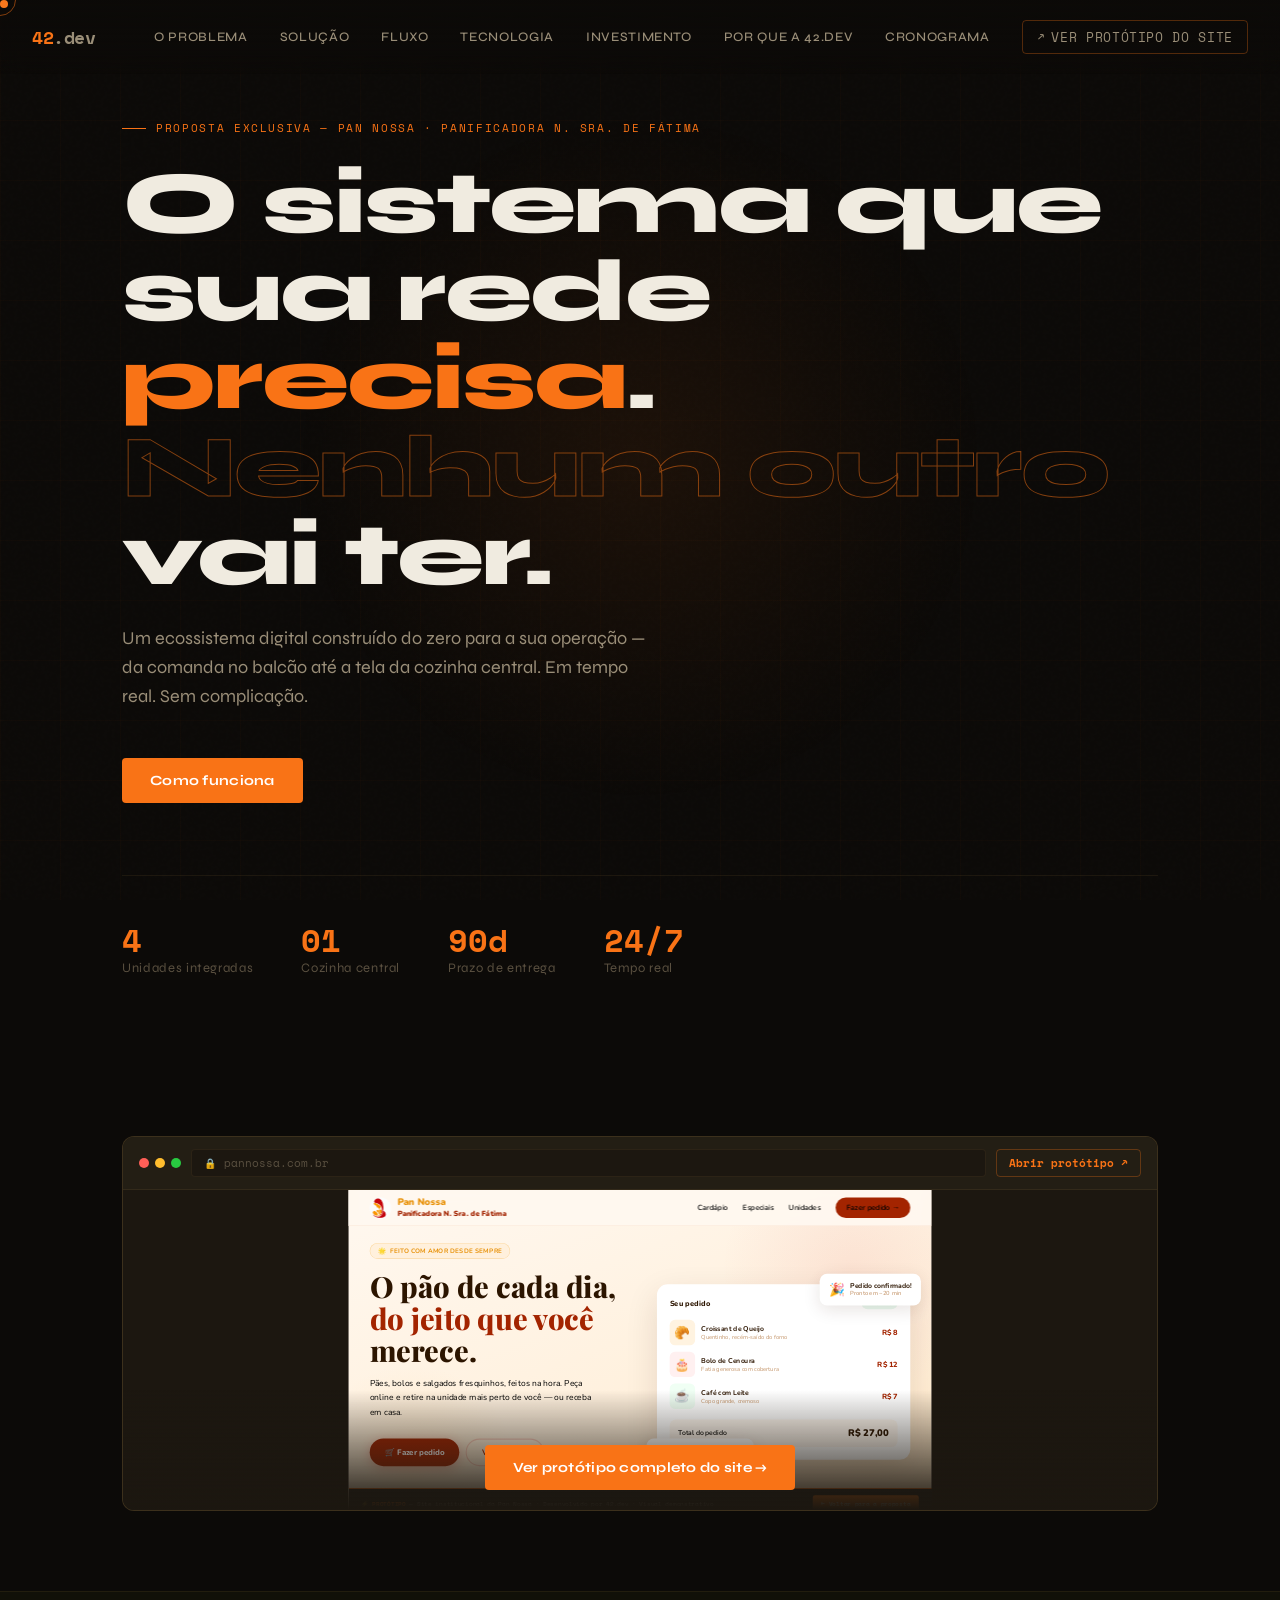
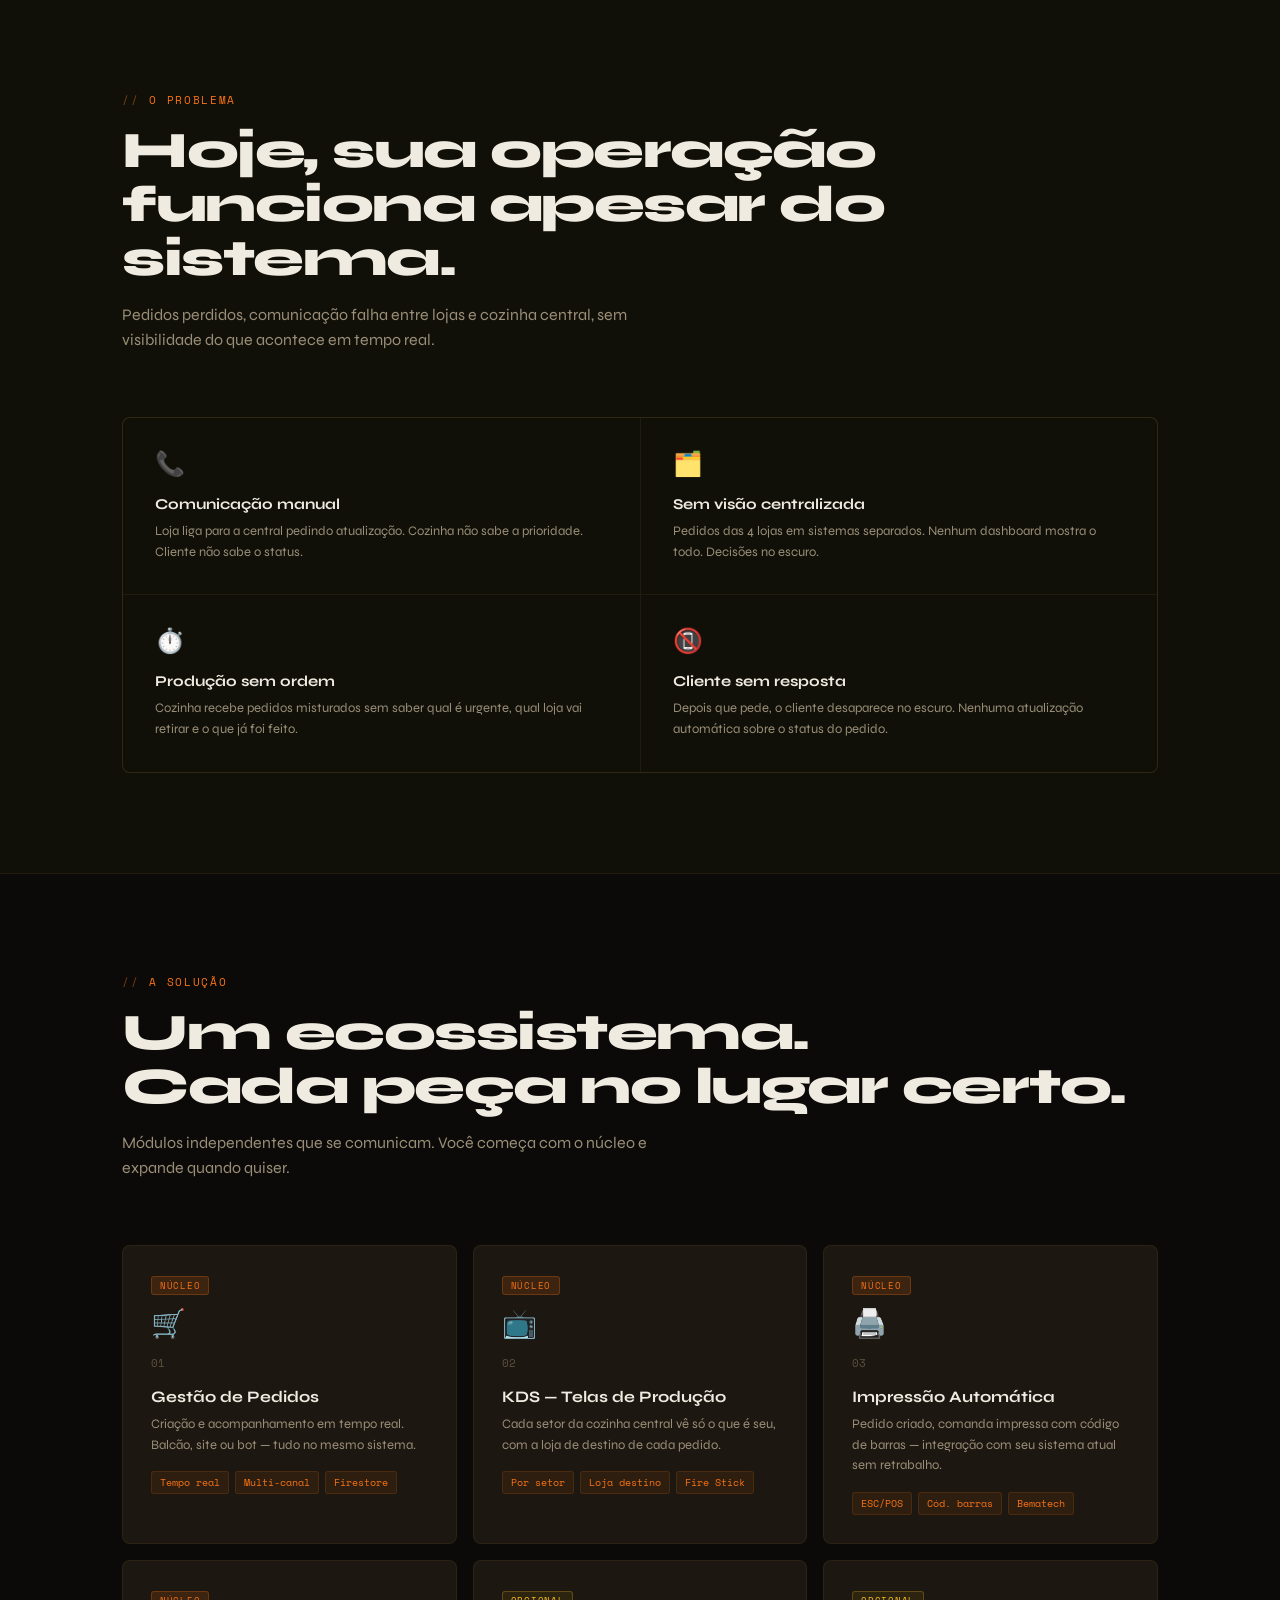
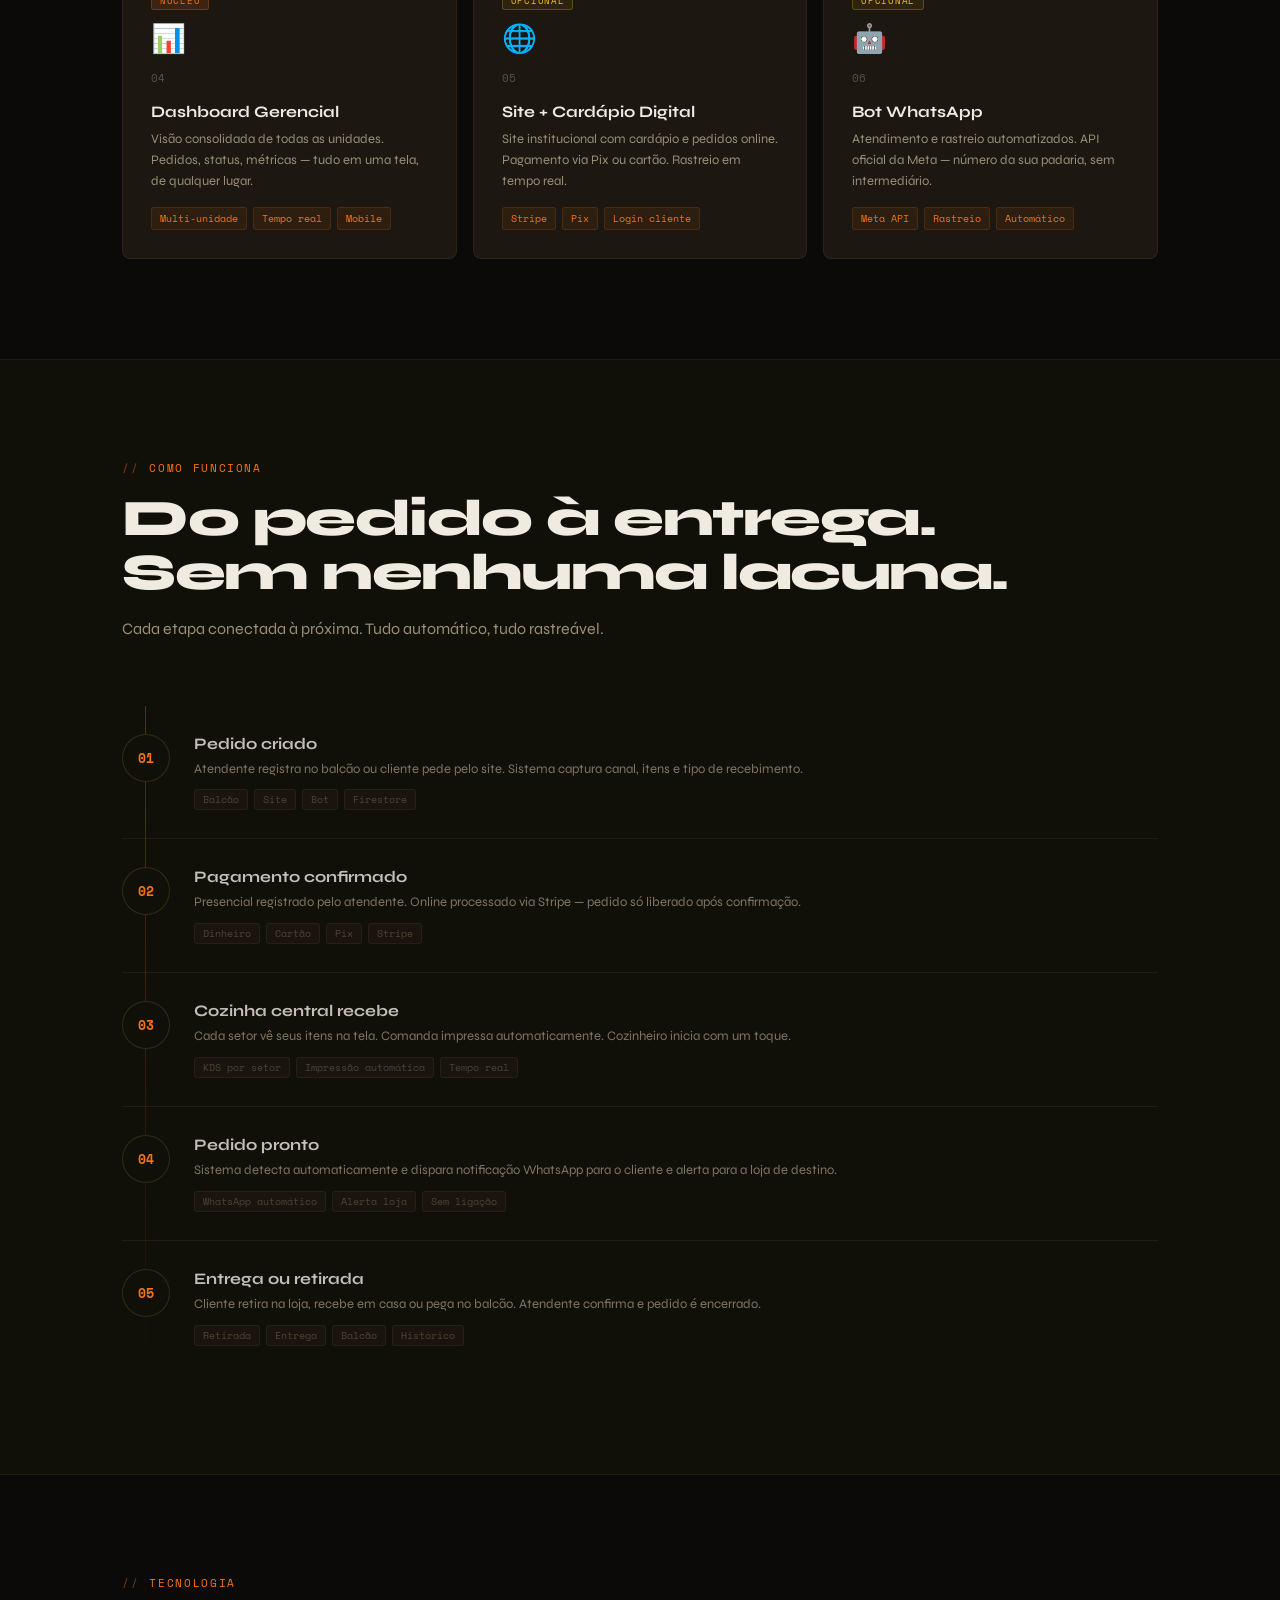
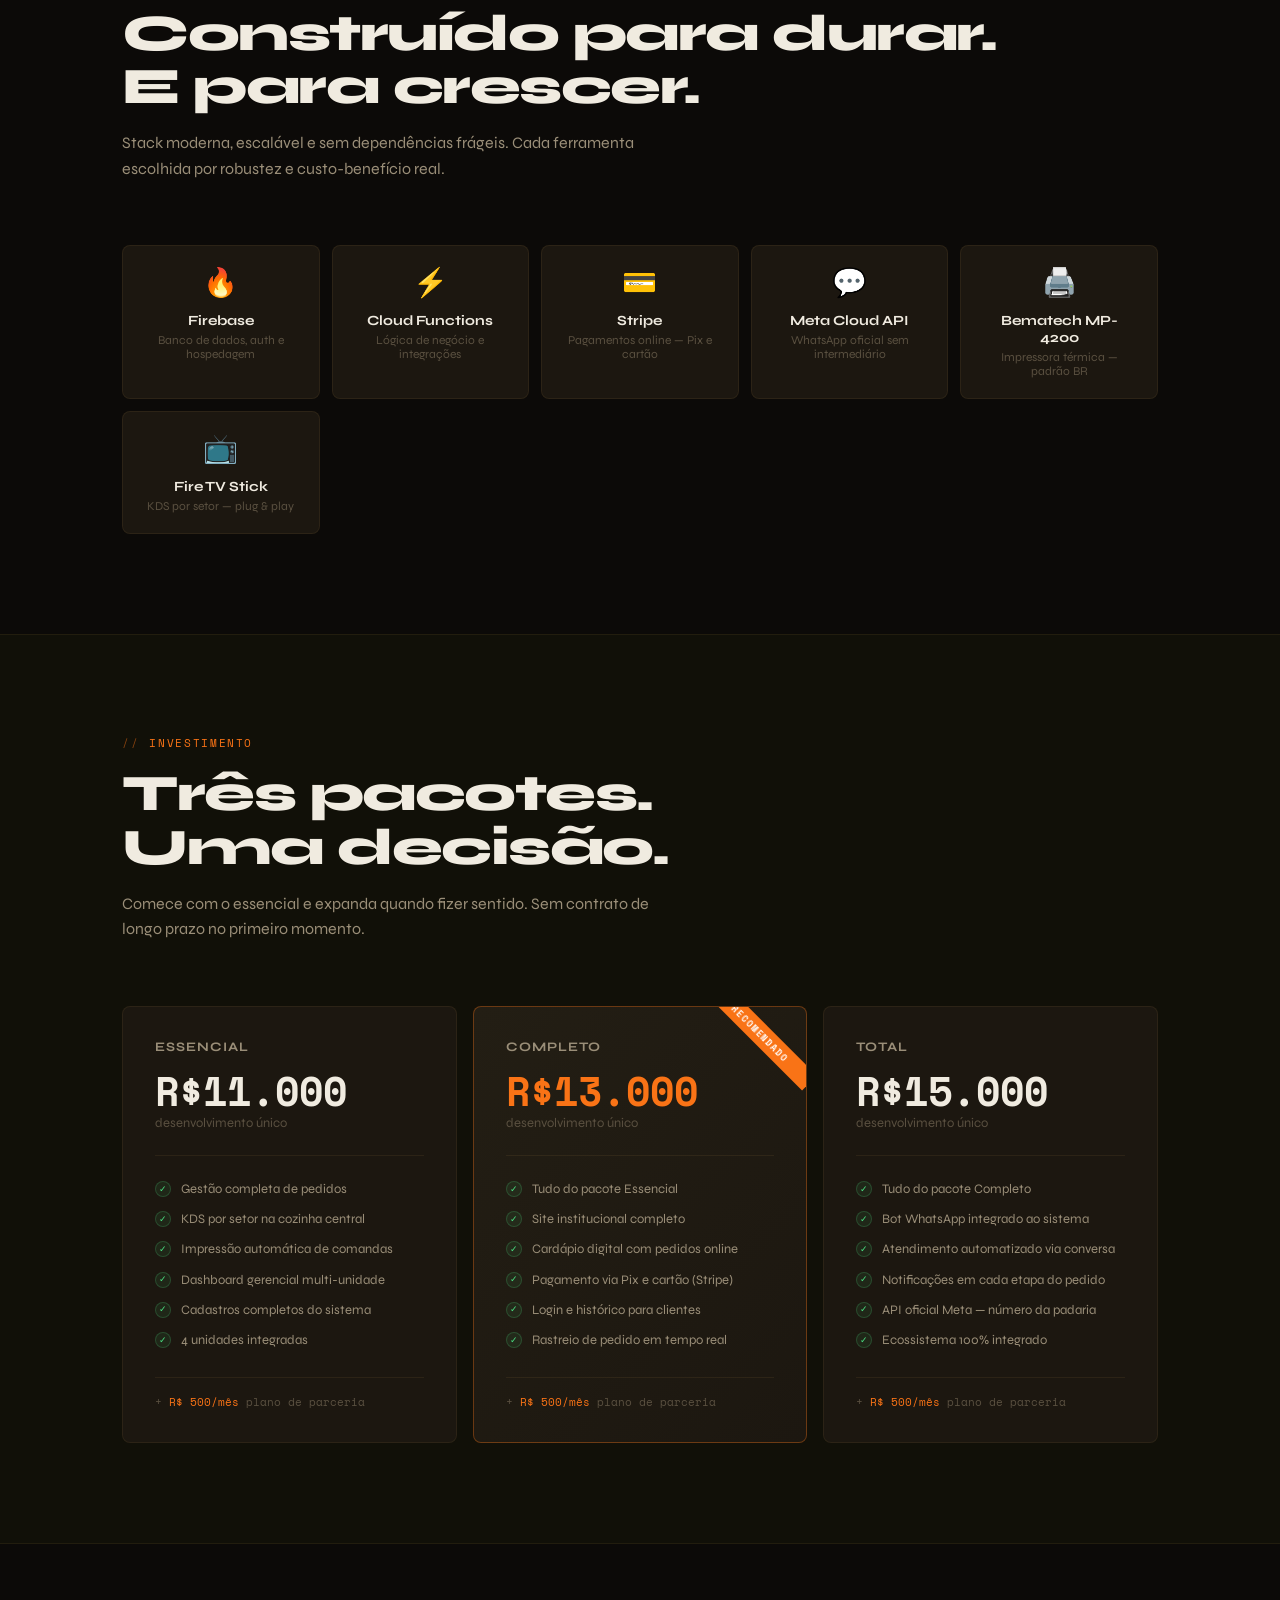
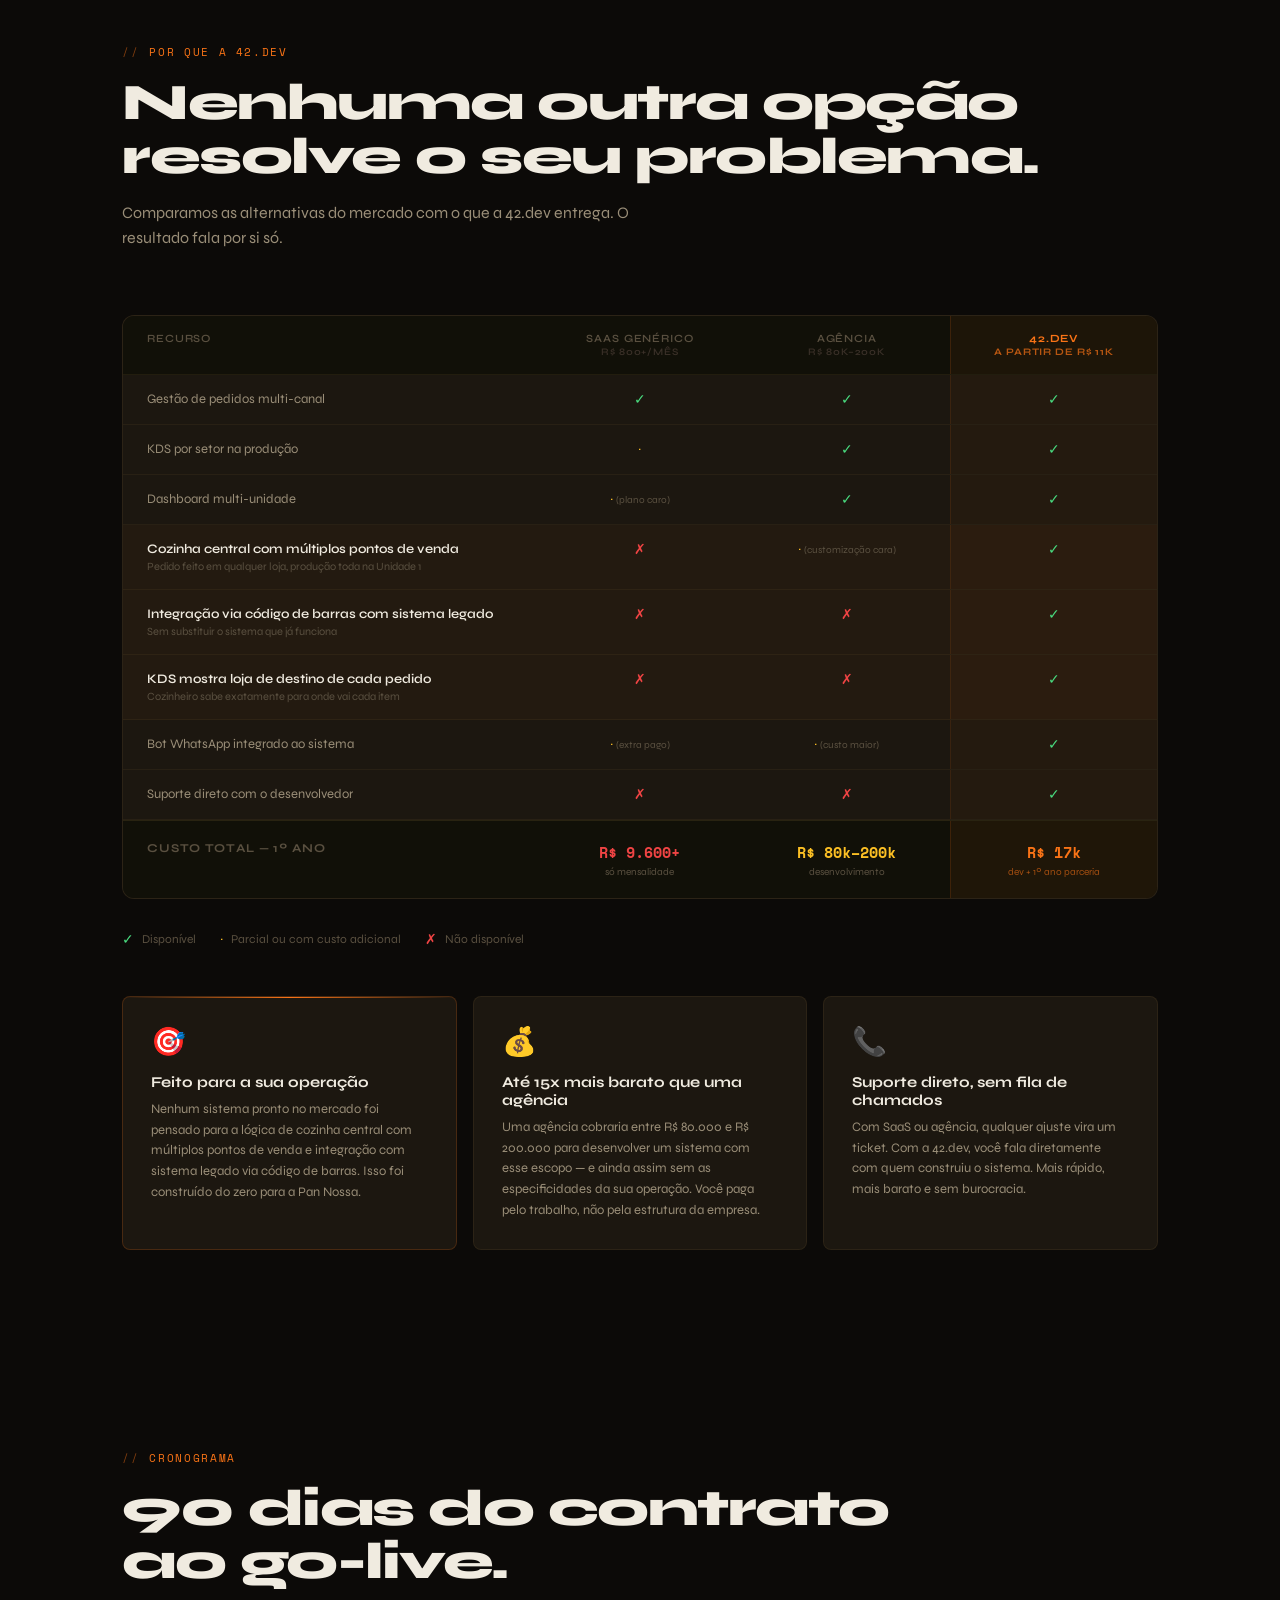
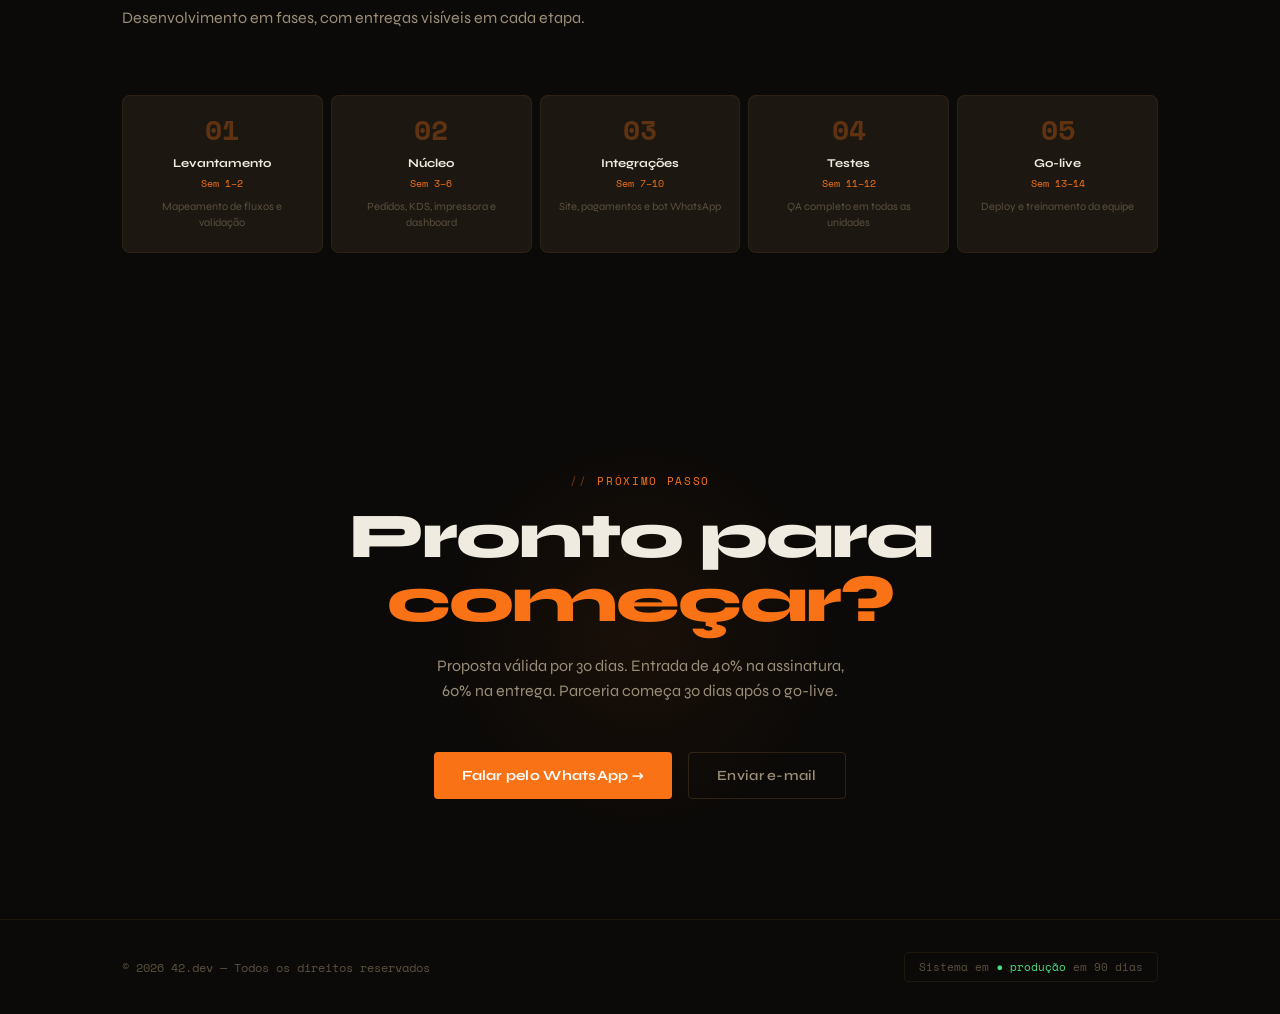
<file: index.html>
<!DOCTYPE html>
<html lang="pt-BR">
<head>
<meta charset="UTF-8">
<meta name="viewport" content="width=device-width, initial-scale=1.0">
<title>42.dev — Proposta para Rede de Padarias</title>
<link rel="preconnect" href="https://fonts.googleapis.com">
<link rel="stylesheet" href="https://fonts.googleapis.com/css2?family=Space+Mono:ital,wght@0,400;0,700;1,400&family=Syne:wght@400;500;600;700;800&display=swap">
<link rel="stylesheet" href="style.css">
<link rel="shortcut icon" href="images/logo-pannossa.png" type="image/x-icon">
</head>
<body>

<div class="cursor" id="cursor"></div>
<div class="cursor-ring" id="cursorRing"></div>

<!-- ============================================================
     BLOCO: HEADER / NAV ATUALIZADO
     Substitua toda a tag <nav>...</nav> por este bloco
     ============================================================ -->

<nav>
  <div class="nav-inner">
    <div class="logo">42<span>.dev</span></div>
    <div class="nav-links">
        <a href="#problema">O Problema</a>
      <a href="#solucao">Solução</a>
      <a href="#fluxo">Fluxo</a>
      <a href="#stack">Tecnologia</a>
      <a href="#precos">Investimento</a>
      <a href="#comparativo">Por que a 42.dev</a>
      <a href="#cronograma">Cronograma</a>
      <a href="pannossa.html" class="nav-preview" target="_blank">Ver protótipo do site</a>
    </div>
  </div>
</nav>

<!-- ============================================================
     FIM DO BLOCO
     ============================================================ -->

<!-- HERO -->
<section class="hero">
  <div class="hero-glow"></div>
  <div class="container">
    <div class="hero-tag">Proposta exclusiva — Pan Nossa · Panificadora N. Sra. de Fátima</div>
    <h1>
      O sistema que<br>
      sua rede <span class="accent">precisa</span>.<br>
      <em>Nenhum outro</em><br>
      vai ter.
    </h1>
    <p class="hero-desc">Um ecossistema digital construído do zero para a sua operação — da comanda no balcão até a tela da cozinha central. Em tempo real. Sem complicação.</p>
    <div class="hero-actions">
      <a href="#solucao" class="btn-primary">Como funciona</a>
    </div>
    <div class="hero-stats">
      <div class="reveal"><div class="stat-num">4</div><div class="stat-label">Unidades integradas</div></div>
      <div class="reveal"><div class="stat-num">01</div><div class="stat-label">Cozinha central</div></div>
      <div class="reveal"><div class="stat-num">90d</div><div class="stat-label">Prazo de entrega</div></div>
      <div class="reveal"><div class="stat-num">24/7</div><div class="stat-label">Tempo real</div></div>
    </div>
  </div>
</section>

<!-- PREVIEW DO SITE DO CLIENTE -->
<div class="container">
  <div class="preview-card reveal">
    <div class="preview-topbar">
      <div class="preview-dots">
        <div class="preview-dot" style="background:#FF5F57"></div>
        <div class="preview-dot" style="background:#FFBD2E"></div>
        <div class="preview-dot" style="background:#28CA41"></div>
      </div>
      <div class="preview-url">pannossa.com.br</div>
      <a href="pannossa.html" target="_blank" class="preview-open">Abrir protótipo ↗</a>
    </div>
    <div class="preview-body">
      <iframe src="pannossa.html" scrolling="no" tabindex="-1"></iframe>
      <div class="preview-overlay">
        <a href="pannossa.html" target="_blank" class="btn-primary" style="cursor:pointer;">Ver protótipo completo do site →</a>
      </div>
    </div>
  </div>
</div>

<!-- PROBLEMA -->
<section class="problema" id="problema">
  <div class="container">
    <div class="section-tag">O problema</div>
    <h2 class="section-title reveal">Hoje, sua operação<br>funciona apesar do sistema.</h2>
    <p class="section-sub reveal">Pedidos perdidos, comunicação falha entre lojas e cozinha central, sem visibilidade do que acontece em tempo real.</p>
    <div class="problema-grid reveal">
      <div class="problema-item">
        <span class="problema-icon">📞</span>
        <div class="problema-title">Comunicação manual</div>
        <div class="problema-desc">Loja liga para a central pedindo atualização. Cozinha não sabe a prioridade. Cliente não sabe o status.</div>
      </div>
      <div class="problema-item">
        <span class="problema-icon">🗂️</span>
        <div class="problema-title">Sem visão centralizada</div>
        <div class="problema-desc">Pedidos das 4 lojas em sistemas separados. Nenhum dashboard mostra o todo. Decisões no escuro.</div>
      </div>
      <div class="problema-item">
        <span class="problema-icon">⏱️</span>
        <div class="problema-title">Produção sem ordem</div>
        <div class="problema-desc">Cozinha recebe pedidos misturados sem saber qual é urgente, qual loja vai retirar e o que já foi feito.</div>
      </div>
      <div class="problema-item">
        <span class="problema-icon">📵</span>
        <div class="problema-title">Cliente sem resposta</div>
        <div class="problema-desc">Depois que pede, o cliente desaparece no escuro. Nenhuma atualização automática sobre o status do pedido.</div>
      </div>
    </div>
  </div>
</section>

<!-- SOLUÇÃO -->
<section id="solucao">
  <div class="container">
    <div class="section-tag">A solução</div>
    <h2 class="section-title reveal">Um ecossistema.<br>Cada peça no lugar certo.</h2>
    <p class="section-sub reveal">Módulos independentes que se comunicam. Você começa com o núcleo e expande quando quiser.</p>
    <div class="modulos-grid">
      <div class="modulo-card reveal">
        <span class="badge-nucleo">Núcleo</span>
        <span class="modulo-icon">🛒</span>
        <div class="modulo-num">01</div>
        <div class="modulo-name">Gestão de Pedidos</div>
        <div class="modulo-desc">Criação e acompanhamento em tempo real. Balcão, site ou bot — tudo no mesmo sistema.</div>
        <div class="modulo-tags"><span class="modulo-tag">Tempo real</span><span class="modulo-tag">Multi-canal</span><span class="modulo-tag">Firestore</span></div>
      </div>
      <div class="modulo-card reveal">
        <span class="badge-nucleo">Núcleo</span>
        <span class="modulo-icon">📺</span>
        <div class="modulo-num">02</div>
        <div class="modulo-name">KDS — Telas de Produção</div>
        <div class="modulo-desc">Cada setor da cozinha central vê só o que é seu, com a loja de destino de cada pedido.</div>
        <div class="modulo-tags"><span class="modulo-tag">Por setor</span><span class="modulo-tag">Loja destino</span><span class="modulo-tag">Fire Stick</span></div>
      </div>
      <div class="modulo-card reveal">
        <span class="badge-nucleo">Núcleo</span>
        <span class="modulo-icon">🖨️</span>
        <div class="modulo-num">03</div>
        <div class="modulo-name">Impressão Automática</div>
        <div class="modulo-desc">Pedido criado, comanda impressa com código de barras — integração com seu sistema atual sem retrabalho.</div>
        <div class="modulo-tags"><span class="modulo-tag">ESC/POS</span><span class="modulo-tag">Cód. barras</span><span class="modulo-tag">Bematech</span></div>
      </div>
      <div class="modulo-card reveal">
        <span class="badge-nucleo">Núcleo</span>
        <span class="modulo-icon">📊</span>
        <div class="modulo-num">04</div>
        <div class="modulo-name">Dashboard Gerencial</div>
        <div class="modulo-desc">Visão consolidada de todas as unidades. Pedidos, status, métricas — tudo em uma tela, de qualquer lugar.</div>
        <div class="modulo-tags"><span class="modulo-tag">Multi-unidade</span><span class="modulo-tag">Tempo real</span><span class="modulo-tag">Mobile</span></div>
      </div>
      <div class="modulo-card reveal">
        <span class="badge-opt">Opcional</span>
        <span class="modulo-icon">🌐</span>
        <div class="modulo-num">05</div>
        <div class="modulo-name">Site + Cardápio Digital</div>
        <div class="modulo-desc">Site institucional com cardápio e pedidos online. Pagamento via Pix ou cartão. Rastreio em tempo real.</div>
        <div class="modulo-tags"><span class="modulo-tag">Stripe</span><span class="modulo-tag">Pix</span><span class="modulo-tag">Login cliente</span></div>
      </div>
      <div class="modulo-card reveal">
        <span class="badge-opt">Opcional</span>
        <span class="modulo-icon">🤖</span>
        <div class="modulo-num">06</div>
        <div class="modulo-name">Bot WhatsApp</div>
        <div class="modulo-desc">Atendimento e rastreio automatizados. API oficial da Meta — número da sua padaria, sem intermediário.</div>
        <div class="modulo-tags"><span class="modulo-tag">Meta API</span><span class="modulo-tag">Rastreio</span><span class="modulo-tag">Automático</span></div>
      </div>
    </div>
  </div>
</section>

<!-- FLUXO -->
<section id="fluxo" class="fluxo">
  <div class="container">
    <div class="section-tag">Como funciona</div>
    <h2 class="section-title reveal">Do pedido à entrega.<br>Sem nenhuma lacuna.</h2>
    <p class="section-sub reveal">Cada etapa conectada à próxima. Tudo automático, tudo rastreável.</p>
    <div class="fluxo-steps">
      <div class="fluxo-step reveal">
        <div class="step-num">01</div>
        <div class="step-content">
          <div class="step-title">Pedido criado</div>
          <div class="step-desc">Atendente registra no balcão ou cliente pede pelo site. Sistema captura canal, itens e tipo de recebimento.</div>
          <div class="step-chips"><span class="step-chip">Balcão</span><span class="step-chip">Site</span><span class="step-chip">Bot</span><span class="step-chip">Firestore</span></div>
        </div>
      </div>
      <div class="fluxo-step reveal">
        <div class="step-num">02</div>
        <div class="step-content">
          <div class="step-title">Pagamento confirmado</div>
          <div class="step-desc">Presencial registrado pelo atendente. Online processado via Stripe — pedido só liberado após confirmação.</div>
          <div class="step-chips"><span class="step-chip">Dinheiro</span><span class="step-chip">Cartão</span><span class="step-chip">Pix</span><span class="step-chip">Stripe</span></div>
        </div>
      </div>
      <div class="fluxo-step reveal">
        <div class="step-num">03</div>
        <div class="step-content">
          <div class="step-title">Cozinha central recebe</div>
          <div class="step-desc">Cada setor vê seus itens na tela. Comanda impressa automaticamente. Cozinheiro inicia com um toque.</div>
          <div class="step-chips"><span class="step-chip">KDS por setor</span><span class="step-chip">Impressão automática</span><span class="step-chip">Tempo real</span></div>
        </div>
      </div>
      <div class="fluxo-step reveal">
        <div class="step-num">04</div>
        <div class="step-content">
          <div class="step-title">Pedido pronto</div>
          <div class="step-desc">Sistema detecta automaticamente e dispara notificação WhatsApp para o cliente e alerta para a loja de destino.</div>
          <div class="step-chips"><span class="step-chip">WhatsApp automático</span><span class="step-chip">Alerta loja</span><span class="step-chip">Sem ligação</span></div>
        </div>
      </div>
      <div class="fluxo-step reveal">
        <div class="step-num">05</div>
        <div class="step-content">
          <div class="step-title">Entrega ou retirada</div>
          <div class="step-desc">Cliente retira na loja, recebe em casa ou pega no balcão. Atendente confirma e pedido é encerrado.</div>
          <div class="step-chips"><span class="step-chip">Retirada</span><span class="step-chip">Entrega</span><span class="step-chip">Balcão</span><span class="step-chip">Histórico</span></div>
        </div>
      </div>
    </div>
  </div>
</section>

<!-- STACK -->
<section id="stack">
  <div class="container">
    <div class="section-tag">Tecnologia</div>
    <h2 class="section-title reveal">Construído para durar.<br>E para crescer.</h2>
    <p class="section-sub reveal">Stack moderna, escalável e sem dependências frágeis. Cada ferramenta escolhida por robustez e custo-benefício real.</p>
    <div class="stack-grid">
      <div class="stack-item reveal"><span class="stack-icon">🔥</span><div class="stack-name">Firebase</div><div class="stack-role">Banco de dados, auth e hospedagem</div></div>
      <div class="stack-item reveal"><span class="stack-icon">⚡</span><div class="stack-name">Cloud Functions</div><div class="stack-role">Lógica de negócio e integrações</div></div>
      <div class="stack-item reveal"><span class="stack-icon">💳</span><div class="stack-name">Stripe</div><div class="stack-role">Pagamentos online — Pix e cartão</div></div>
      <div class="stack-item reveal"><span class="stack-icon">💬</span><div class="stack-name">Meta Cloud API</div><div class="stack-role">WhatsApp oficial sem intermediário</div></div>
      <div class="stack-item reveal"><span class="stack-icon">🖨️</span><div class="stack-name">Bematech MP-4200</div><div class="stack-role">Impressora térmica — padrão BR</div></div>
      <div class="stack-item reveal"><span class="stack-icon">📺</span><div class="stack-name">Fire TV Stick</div><div class="stack-role">KDS por setor — plug & play</div></div>
    </div>
  </div>
</section>

<!-- PRECOS -->
<section id="precos" class="precos">
  <div class="container">
    <div class="section-tag">Investimento</div>
    <h2 class="section-title reveal">Três pacotes.<br>Uma decisão.</h2>
    <p class="section-sub reveal">Comece com o essencial e expanda quando fizer sentido. Sem contrato de longo prazo no primeiro momento.</p>
    <div class="precos-grid">
      <div class="preco-card reveal">
        <div class="preco-nome">Essencial</div>
        <div class="preco-valor">R$11.000</div>
        <div class="preco-periodo">desenvolvimento único</div>
        <div class="preco-divider"></div>
        <div class="preco-items">
          <div class="preco-item"><div class="preco-item-dot"></div>Gestão completa de pedidos</div>
          <div class="preco-item"><div class="preco-item-dot"></div>KDS por setor na cozinha central</div>
          <div class="preco-item"><div class="preco-item-dot"></div>Impressão automática de comandas</div>
          <div class="preco-item"><div class="preco-item-dot"></div>Dashboard gerencial multi-unidade</div>
          <div class="preco-item"><div class="preco-item-dot"></div>Cadastros completos do sistema</div>
          <div class="preco-item"><div class="preco-item-dot"></div>4 unidades integradas</div>
        </div>
        <div class="mens-note">+ <span>R$ 500/mês</span> plano de parceria</div>
      </div>
      <div class="preco-card destaque reveal">
        <div class="preco-nome">Completo</div>
        <div class="preco-valor">R$13.000</div>
        <div class="preco-periodo">desenvolvimento único</div>
        <div class="preco-divider"></div>
        <div class="preco-items">
          <div class="preco-item"><div class="preco-item-dot"></div>Tudo do pacote Essencial</div>
          <div class="preco-item"><div class="preco-item-dot"></div>Site institucional completo</div>
          <div class="preco-item"><div class="preco-item-dot"></div>Cardápio digital com pedidos online</div>
          <div class="preco-item"><div class="preco-item-dot"></div>Pagamento via Pix e cartão (Stripe)</div>
          <div class="preco-item"><div class="preco-item-dot"></div>Login e histórico para clientes</div>
          <div class="preco-item"><div class="preco-item-dot"></div>Rastreio de pedido em tempo real</div>
        </div>
        <div class="mens-note">+ <span>R$ 500/mês</span> plano de parceria</div>
      </div>
      <div class="preco-card reveal">
        <div class="preco-nome">Total</div>
        <div class="preco-valor">R$15.000</div>
        <div class="preco-periodo">desenvolvimento único</div>
        <div class="preco-divider"></div>
        <div class="preco-items">
          <div class="preco-item"><div class="preco-item-dot"></div>Tudo do pacote Completo</div>
          <div class="preco-item"><div class="preco-item-dot"></div>Bot WhatsApp integrado ao sistema</div>
          <div class="preco-item"><div class="preco-item-dot"></div>Atendimento automatizado via conversa</div>
          <div class="preco-item"><div class="preco-item-dot"></div>Notificações em cada etapa do pedido</div>
          <div class="preco-item"><div class="preco-item-dot"></div>API oficial Meta — número da padaria</div>
          <div class="preco-item"><div class="preco-item-dot"></div>Ecossistema 100% integrado</div>
        </div>
        <div class="mens-note">+ <span>R$ 500/mês</span> plano de parceria</div>
      </div>
    </div>
  </div>
</section>

<!-- ============================================================
     BLOCO: COMPARATIVO DE MERCADO
     ============================================================ -->

<section style="padding: 100px 0; position: relative; z-index: 2;" id="comparativo">
  <div style="max-width:1100px; margin:0 auto; padding:0 32px;">

    <!-- HEADER -->
    <div style="font-family:'Space Mono',monospace; font-size:11px; color:#F97316; letter-spacing:0.15em; text-transform:uppercase; margin-bottom:16px; display:flex; align-items:center; gap:10px;">
      <span style="opacity:0.5">//</span> Por que a 42.dev
    </div>
    <h2 style="font-family:'Syne',sans-serif; font-size:clamp(32px,4vw,52px); font-weight:800; letter-spacing:-1.5px; line-height:1.05; margin-bottom:16px;">
      Nenhuma outra opção<br>resolve o seu problema.
    </h2>
    <p style="font-size:16px; color:#9A8E78; line-height:1.6; max-width:560px; margin-bottom:64px;">
      Comparamos as alternativas do mercado com o que a 42.dev entrega. O resultado fala por si só.
    </p>

    <!-- TABELA COMPARATIVA -->
    <div style="background:#1C1710; border:1px solid rgba(255,200,100,0.07); border-radius:12px; overflow:hidden; margin-bottom:32px;">

      <!-- HEADER DA TABELA -->
      <div style="display:grid; grid-template-columns:2fr 1fr 1fr 1fr; background:#111008; border-bottom:1px solid rgba(255,200,100,0.07);">
        <div style="padding:16px 24px; font-size:11px; font-weight:600; color:#5A5040; letter-spacing:0.08em; text-transform:uppercase;">Recurso</div>
        <div style="padding:16px 16px; font-size:11px; font-weight:600; color:#5A5040; letter-spacing:0.08em; text-transform:uppercase; text-align:center;">SaaS genérico<br><span style="color:#3A3028; font-size:10px;">R$ 800+/mês</span></div>
        <div style="padding:16px 16px; font-size:11px; font-weight:600; color:#5A5040; letter-spacing:0.08em; text-transform:uppercase; text-align:center;">Agência<br><span style="color:#3A3028; font-size:10px;">R$ 80k–200k</span></div>
        <div style="padding:16px 16px; font-size:11px; font-weight:700; color:#F97316; letter-spacing:0.08em; text-transform:uppercase; text-align:center; background:rgba(249,115,22,0.05); border-left:1px solid rgba(249,115,22,0.15);">42.dev<br><span style="color:#F97316; font-size:10px; opacity:0.7;">a partir de R$ 11k</span></div>
      </div>

      <!-- LINHAS -->
      <!-- helper: ✓ verde, ~ amarelo, ✗ vermelho -->
      <div style="display:grid; grid-template-columns:2fr 1fr 1fr 1fr; border-bottom:1px solid rgba(255,200,100,0.05);">
        <div style="padding:16px 24px; font-size:13px; color:#9A8E78;">Gestão de pedidos multi-canal</div>
        <div style="padding:16px; text-align:center; font-size:14px; color:#4ADE80;">✓</div>
        <div style="padding:16px; text-align:center; font-size:14px; color:#4ADE80;">✓</div>
        <div style="padding:16px; text-align:center; font-size:14px; color:#4ADE80; background:rgba(249,115,22,0.04); border-left:1px solid rgba(249,115,22,0.1);">✓</div>
      </div>
      <div style="display:grid; grid-template-columns:2fr 1fr 1fr 1fr; border-bottom:1px solid rgba(255,200,100,0.05);">
        <div style="padding:16px 24px; font-size:13px; color:#9A8E78;">KDS por setor na produção</div>
        <div style="padding:16px; text-align:center; font-size:13px; color:#FBBF24;">~</div>
        <div style="padding:16px; text-align:center; font-size:14px; color:#4ADE80;">✓</div>
        <div style="padding:16px; text-align:center; font-size:14px; color:#4ADE80; background:rgba(249,115,22,0.04); border-left:1px solid rgba(249,115,22,0.1);">✓</div>
      </div>
      <div style="display:grid; grid-template-columns:2fr 1fr 1fr 1fr; border-bottom:1px solid rgba(255,200,100,0.05);">
        <div style="padding:16px 24px; font-size:13px; color:#9A8E78;">Dashboard multi-unidade</div>
        <div style="padding:16px; text-align:center; font-size:13px; color:#FBBF24;">~ <span style="font-size:10px; color:#5A5040;">(plano caro)</span></div>
        <div style="padding:16px; text-align:center; font-size:14px; color:#4ADE80;">✓</div>
        <div style="padding:16px; text-align:center; font-size:14px; color:#4ADE80; background:rgba(249,115,22,0.04); border-left:1px solid rgba(249,115,22,0.1);">✓</div>
      </div>

      <!-- LINHA DESTAQUE -->
      <div style="display:grid; grid-template-columns:2fr 1fr 1fr 1fr; border-bottom:1px solid rgba(255,200,100,0.05); background:rgba(249,115,22,0.03);">
        <div style="padding:16px 24px;">
          <div style="font-size:13px; color:#F0EBE0; font-weight:600;">Cozinha central com múltiplos pontos de venda</div>
          <div style="font-size:11px; color:#5A5040; margin-top:3px;">Pedido feito em qualquer loja, produção toda na Unidade 1</div>
        </div>
        <div style="padding:16px; text-align:center; font-size:14px; color:#EF4444;">✗</div>
        <div style="padding:16px; text-align:center; font-size:13px; color:#FBBF24;">~ <span style="font-size:10px; color:#5A5040;">(customização cara)</span></div>
        <div style="padding:16px; text-align:center; font-size:14px; color:#4ADE80; background:rgba(249,115,22,0.04); border-left:1px solid rgba(249,115,22,0.1);">✓</div>
      </div>
      <div style="display:grid; grid-template-columns:2fr 1fr 1fr 1fr; border-bottom:1px solid rgba(255,200,100,0.05); background:rgba(249,115,22,0.03);">
        <div style="padding:16px 24px;">
          <div style="font-size:13px; color:#F0EBE0; font-weight:600;">Integração via código de barras com sistema legado</div>
          <div style="font-size:11px; color:#5A5040; margin-top:3px;">Sem substituir o sistema que já funciona</div>
        </div>
        <div style="padding:16px; text-align:center; font-size:14px; color:#EF4444;">✗</div>
        <div style="padding:16px; text-align:center; font-size:14px; color:#EF4444;">✗</div>
        <div style="padding:16px; text-align:center; font-size:14px; color:#4ADE80; background:rgba(249,115,22,0.04); border-left:1px solid rgba(249,115,22,0.1);">✓</div>
      </div>
      <div style="display:grid; grid-template-columns:2fr 1fr 1fr 1fr; border-bottom:1px solid rgba(255,200,100,0.05); background:rgba(249,115,22,0.03);">
        <div style="padding:16px 24px;">
          <div style="font-size:13px; color:#F0EBE0; font-weight:600;">KDS mostra loja de destino de cada pedido</div>
          <div style="font-size:11px; color:#5A5040; margin-top:3px;">Cozinheiro sabe exatamente para onde vai cada item</div>
        </div>
        <div style="padding:16px; text-align:center; font-size:14px; color:#EF4444;">✗</div>
        <div style="padding:16px; text-align:center; font-size:14px; color:#EF4444;">✗</div>
        <div style="padding:16px; text-align:center; font-size:14px; color:#4ADE80; background:rgba(249,115,22,0.04); border-left:1px solid rgba(249,115,22,0.1);">✓</div>
      </div>

      <div style="display:grid; grid-template-columns:2fr 1fr 1fr 1fr; border-bottom:1px solid rgba(255,200,100,0.05);">
        <div style="padding:16px 24px; font-size:13px; color:#9A8E78;">Bot WhatsApp integrado ao sistema</div>
        <div style="padding:16px; text-align:center; font-size:13px; color:#FBBF24;">~ <span style="font-size:10px; color:#5A5040;">(extra pago)</span></div>
        <div style="padding:16px; text-align:center; font-size:13px; color:#FBBF24;">~ <span style="font-size:10px; color:#5A5040;">(custo maior)</span></div>
        <div style="padding:16px; text-align:center; font-size:14px; color:#4ADE80; background:rgba(249,115,22,0.04); border-left:1px solid rgba(249,115,22,0.1);">✓</div>
      </div>
      <div style="display:grid; grid-template-columns:2fr 1fr 1fr 1fr; border-bottom:1px solid rgba(255,200,100,0.05);">
        <div style="padding:16px 24px; font-size:13px; color:#9A8E78;">Suporte direto com o desenvolvedor</div>
        <div style="padding:16px; text-align:center; font-size:14px; color:#EF4444;">✗</div>
        <div style="padding:16px; text-align:center; font-size:14px; color:#EF4444;">✗</div>
        <div style="padding:16px; text-align:center; font-size:14px; color:#4ADE80; background:rgba(249,115,22,0.04); border-left:1px solid rgba(249,115,22,0.1);">✓</div>
      </div>

      <!-- FOOTER DA TABELA — CUSTO TOTAL -->
      <div style="display:grid; grid-template-columns:2fr 1fr 1fr 1fr; background:#111008; border-top:1px solid rgba(255,200,100,0.1);">
        <div style="padding:20px 24px; font-size:12px; font-weight:700; color:#5A5040; letter-spacing:0.08em; text-transform:uppercase;">Custo total — 1º ano</div>
        <div style="padding:20px 16px; text-align:center;">
          <div style="font-family:'Space Mono',monospace; font-size:15px; font-weight:700; color:#EF4444;">R$ 9.600+</div>
          <div style="font-size:10px; color:#5A5040; margin-top:3px;">só mensalidade</div>
        </div>
        <div style="padding:20px 16px; text-align:center;">
          <div style="font-family:'Space Mono',monospace; font-size:15px; font-weight:700; color:#FBBF24;">R$ 80k–200k</div>
          <div style="font-size:10px; color:#5A5040; margin-top:3px;">desenvolvimento</div>
        </div>
        <div style="padding:20px 16px; text-align:center; background:rgba(249,115,22,0.06); border-left:1px solid rgba(249,115,22,0.15);">
          <div style="font-family:'Space Mono',monospace; font-size:15px; font-weight:700; color:#F97316;">R$ 17k</div>
          <div style="font-size:10px; color:#F97316; opacity:0.6; margin-top:3px;">dev + 1º ano parceria</div>
        </div>
      </div>
    </div>

    <!-- LEGENDA -->
    <div style="display:flex; gap:24px; margin-bottom:48px; flex-wrap:wrap;">
      <div style="display:flex; align-items:center; gap:8px; font-size:12px; color:#5A5040;">
        <span style="color:#4ADE80; font-size:14px;">✓</span> Disponível
      </div>
      <div style="display:flex; align-items:center; gap:8px; font-size:12px; color:#5A5040;">
        <span style="color:#FBBF24; font-size:13px;">~</span> Parcial ou com custo adicional
      </div>
      <div style="display:flex; align-items:center; gap:8px; font-size:12px; color:#5A5040;">
        <span style="color:#EF4444; font-size:14px;">✗</span> Não disponível
      </div>
    </div>

    <!-- CARDS DE ARGUMENTO -->
    <div style="display:grid; grid-template-columns:repeat(auto-fit, minmax(280px, 1fr)); gap:16px;">

      <div style="background:#1C1710; border:1px solid rgba(249,115,22,0.2); border-radius:8px; padding:28px; position:relative; overflow:hidden;">
        <div style="position:absolute; top:0; left:0; right:0; height:1px; background:linear-gradient(90deg, transparent, #F97316, transparent);"></div>
        <div style="font-size:28px; margin-bottom:14px;">🎯</div>
        <div style="font-size:15px; font-weight:700; margin-bottom:8px; color:#F0EBE0;">Feito para a sua operação</div>
        <div style="font-size:13px; color:#9A8E78; line-height:1.6;">Nenhum sistema pronto no mercado foi pensado para a lógica de cozinha central com múltiplos pontos de venda e integração com sistema legado via código de barras. Isso foi construído do zero para a Pan Nossa.</div>
      </div>

      <div style="background:#1C1710; border:1px solid rgba(255,200,100,0.07); border-radius:8px; padding:28px;">
        <div style="font-size:28px; margin-bottom:14px;">💰</div>
        <div style="font-size:15px; font-weight:700; margin-bottom:8px; color:#F0EBE0;">Até 15x mais barato que uma agência</div>
        <div style="font-size:13px; color:#9A8E78; line-height:1.6;">Uma agência cobraria entre R$ 80.000 e R$ 200.000 para desenvolver um sistema com esse escopo — e ainda assim sem as especificidades da sua operação. Você paga pelo trabalho, não pela estrutura da empresa.</div>
      </div>

      <div style="background:#1C1710; border:1px solid rgba(255,200,100,0.07); border-radius:8px; padding:28px;">
        <div style="font-size:28px; margin-bottom:14px;">📞</div>
        <div style="font-size:15px; font-weight:700; margin-bottom:8px; color:#F0EBE0;">Suporte direto, sem fila de chamados</div>
        <div style="font-size:13px; color:#9A8E78; line-height:1.6;">Com SaaS ou agência, qualquer ajuste vira um ticket. Com a 42.dev, você fala diretamente com quem construiu o sistema. Mais rápido, mais barato e sem burocracia.</div>
      </div>

    </div>
  </div>
</section>

<!-- CRONOGRAMA -->
<section id="cronograma">
  <div class="container">
    <div class="section-tag">Cronograma</div>
    <h2 class="section-title reveal">90 dias do contrato<br>ao go-live.</h2>
    <p class="section-sub reveal">Desenvolvimento em fases, com entregas visíveis em cada etapa.</p>
    <div class="cronograma-grid reveal">
      <div class="crono-fase"><div class="crono-num">01</div><div class="crono-title">Levantamento</div><div class="crono-semanas">Sem 1–2</div><div class="crono-desc">Mapeamento de fluxos e validação</div></div>
      <div class="crono-fase"><div class="crono-num">02</div><div class="crono-title">Núcleo</div><div class="crono-semanas">Sem 3–6</div><div class="crono-desc">Pedidos, KDS, impressora e dashboard</div></div>
      <div class="crono-fase"><div class="crono-num">03</div><div class="crono-title">Integrações</div><div class="crono-semanas">Sem 7–10</div><div class="crono-desc">Site, pagamentos e bot WhatsApp</div></div>
      <div class="crono-fase"><div class="crono-num">04</div><div class="crono-title">Testes</div><div class="crono-semanas">Sem 11–12</div><div class="crono-desc">QA completo em todas as unidades</div></div>
      <div class="crono-fase"><div class="crono-num">05</div><div class="crono-title">Go-live</div><div class="crono-semanas">Sem 13–14</div><div class="crono-desc">Deploy e treinamento da equipe</div></div>
    </div>
  </div>
</section>

<!-- CTA -->
<section class="cta-section">
  <div class="cta-glow"></div>
  <div class="container">
    <div class="section-tag" style="justify-content:center">Próximo passo</div>
    <h2>Pronto para<br><span style="color:var(--accent)">começar?</span></h2>
    <p>Proposta válida por 30 dias. Entrada de 40% na assinatura,<br>60% na entrega. Parceria começa 30 dias após o go-live.</p>
    <div class="cta-actions">
      <a href="https://wa.me/+5581981279574" class="btn-primary" target="_blank">Falar pelo WhatsApp →</a>
      <a href="mailto:augustolopes230@gmail.com" class="btn-outline">Enviar e-mail</a>
    </div>
  </div>
</section>

<footer>
  <div class="container">
    <div class="footer-inner">
      <div class="footer-copy">© 2026 42.dev — Todos os direitos reservados</div>
      <div class="footer-badge">Sistema em <span>● produção</span> em 90 dias</div>
    </div>
  </div>
</footer>

<script>
  const cursor = document.getElementById('cursor');
  const ring = document.getElementById('cursorRing');
  let mx = 0, my = 0, rx = 0, ry = 0;
  document.addEventListener('mousemove', e => { mx = e.clientX; my = e.clientY; cursor.style.left = mx - 4 + 'px'; cursor.style.top = my - 4 + 'px'; });
  function animRing() { rx += (mx - rx) * 0.12; ry += (my - ry) * 0.12; ring.style.left = rx - 16 + 'px'; ring.style.top = ry - 16 + 'px'; requestAnimationFrame(animRing); }
  animRing();
  document.querySelectorAll('a, button').forEach(el => { el.addEventListener('mouseenter', () => { ring.style.transform = 'scale(1.5)'; ring.style.borderColor = 'rgba(249,115,22,0.8)'; }); el.addEventListener('mouseleave', () => { ring.style.transform = 'scale(1)'; ring.style.borderColor = 'rgba(249,115,22,0.5)'; }); });
  const reveals = document.querySelectorAll('.reveal');
  const obs = new IntersectionObserver(entries => { entries.forEach(e => { if (e.isIntersecting) e.target.classList.add('visible'); }); }, { threshold: 0.1 });
  reveals.forEach(el => obs.observe(el));
  document.querySelectorAll('.hero-stats .reveal').forEach((el, i) => { el.style.transitionDelay = (i * 0.1) + 's'; });
</script>
</body>
</html>
</file>
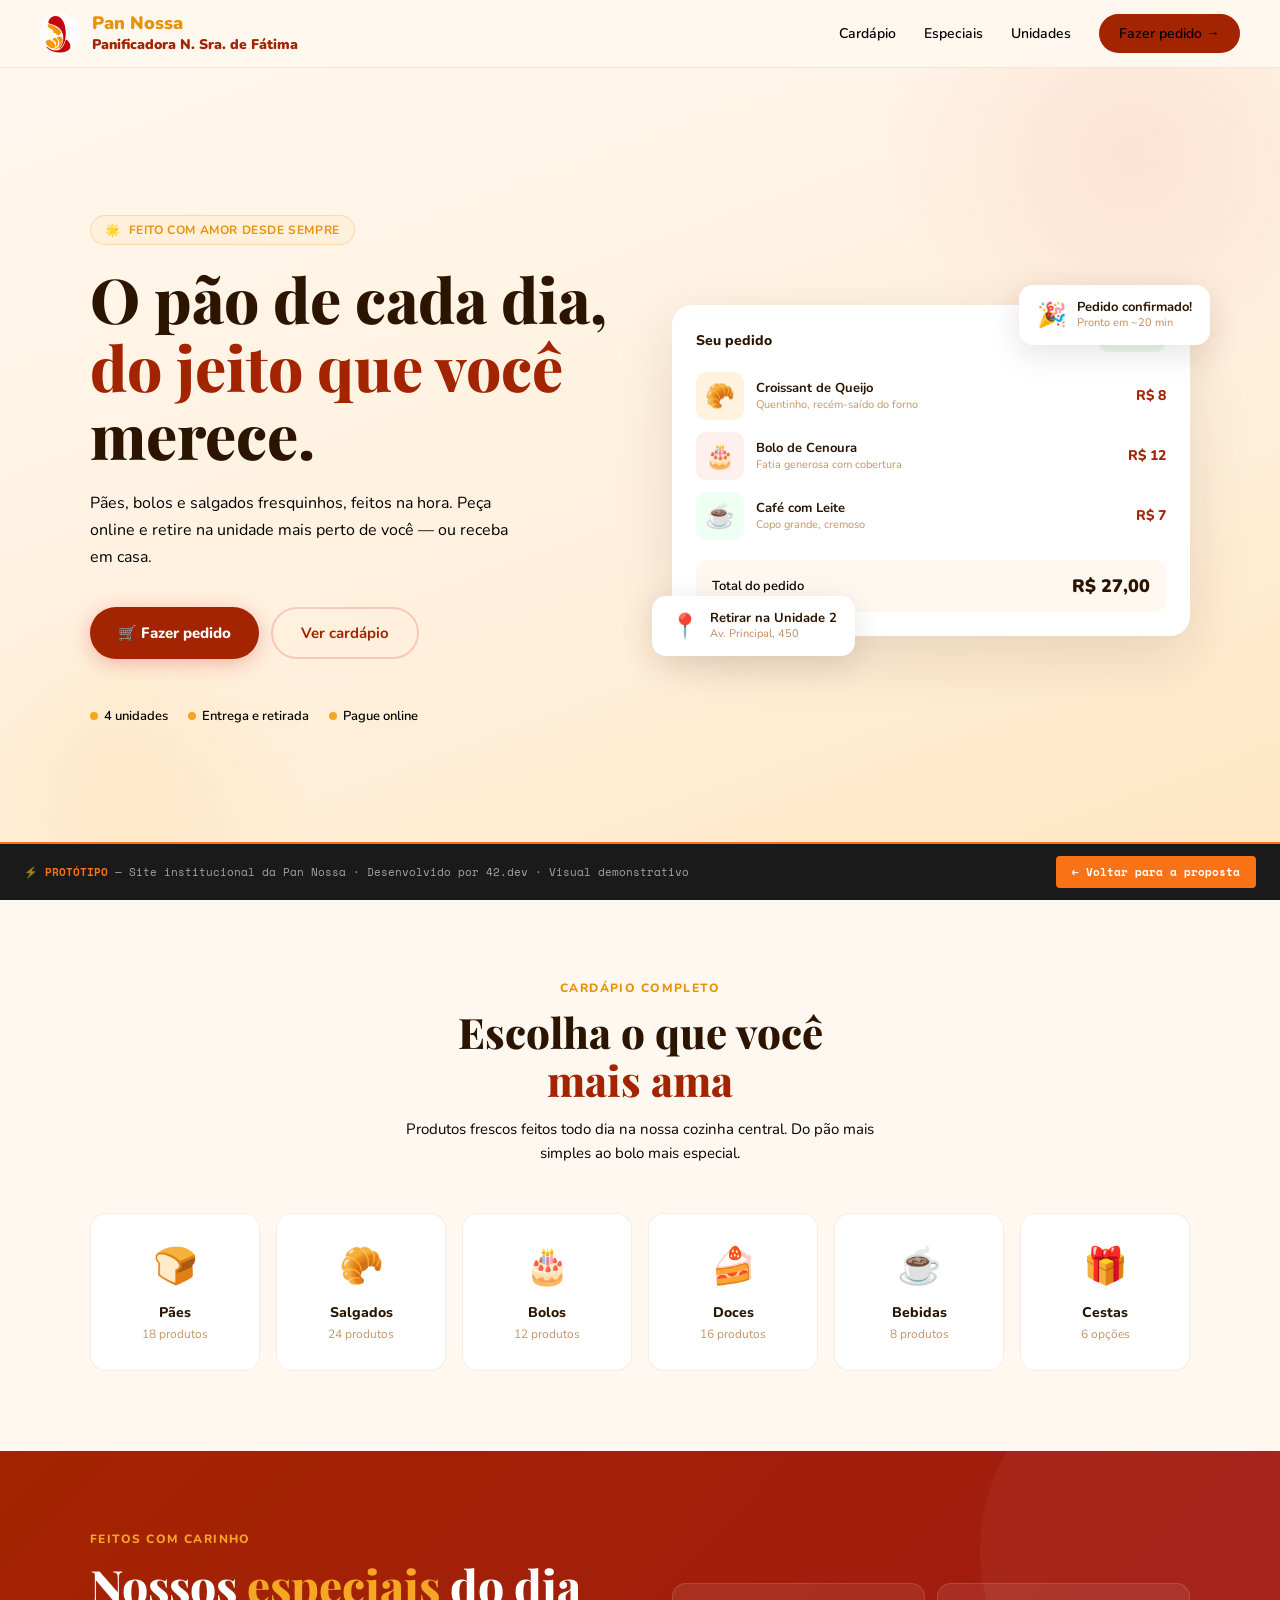
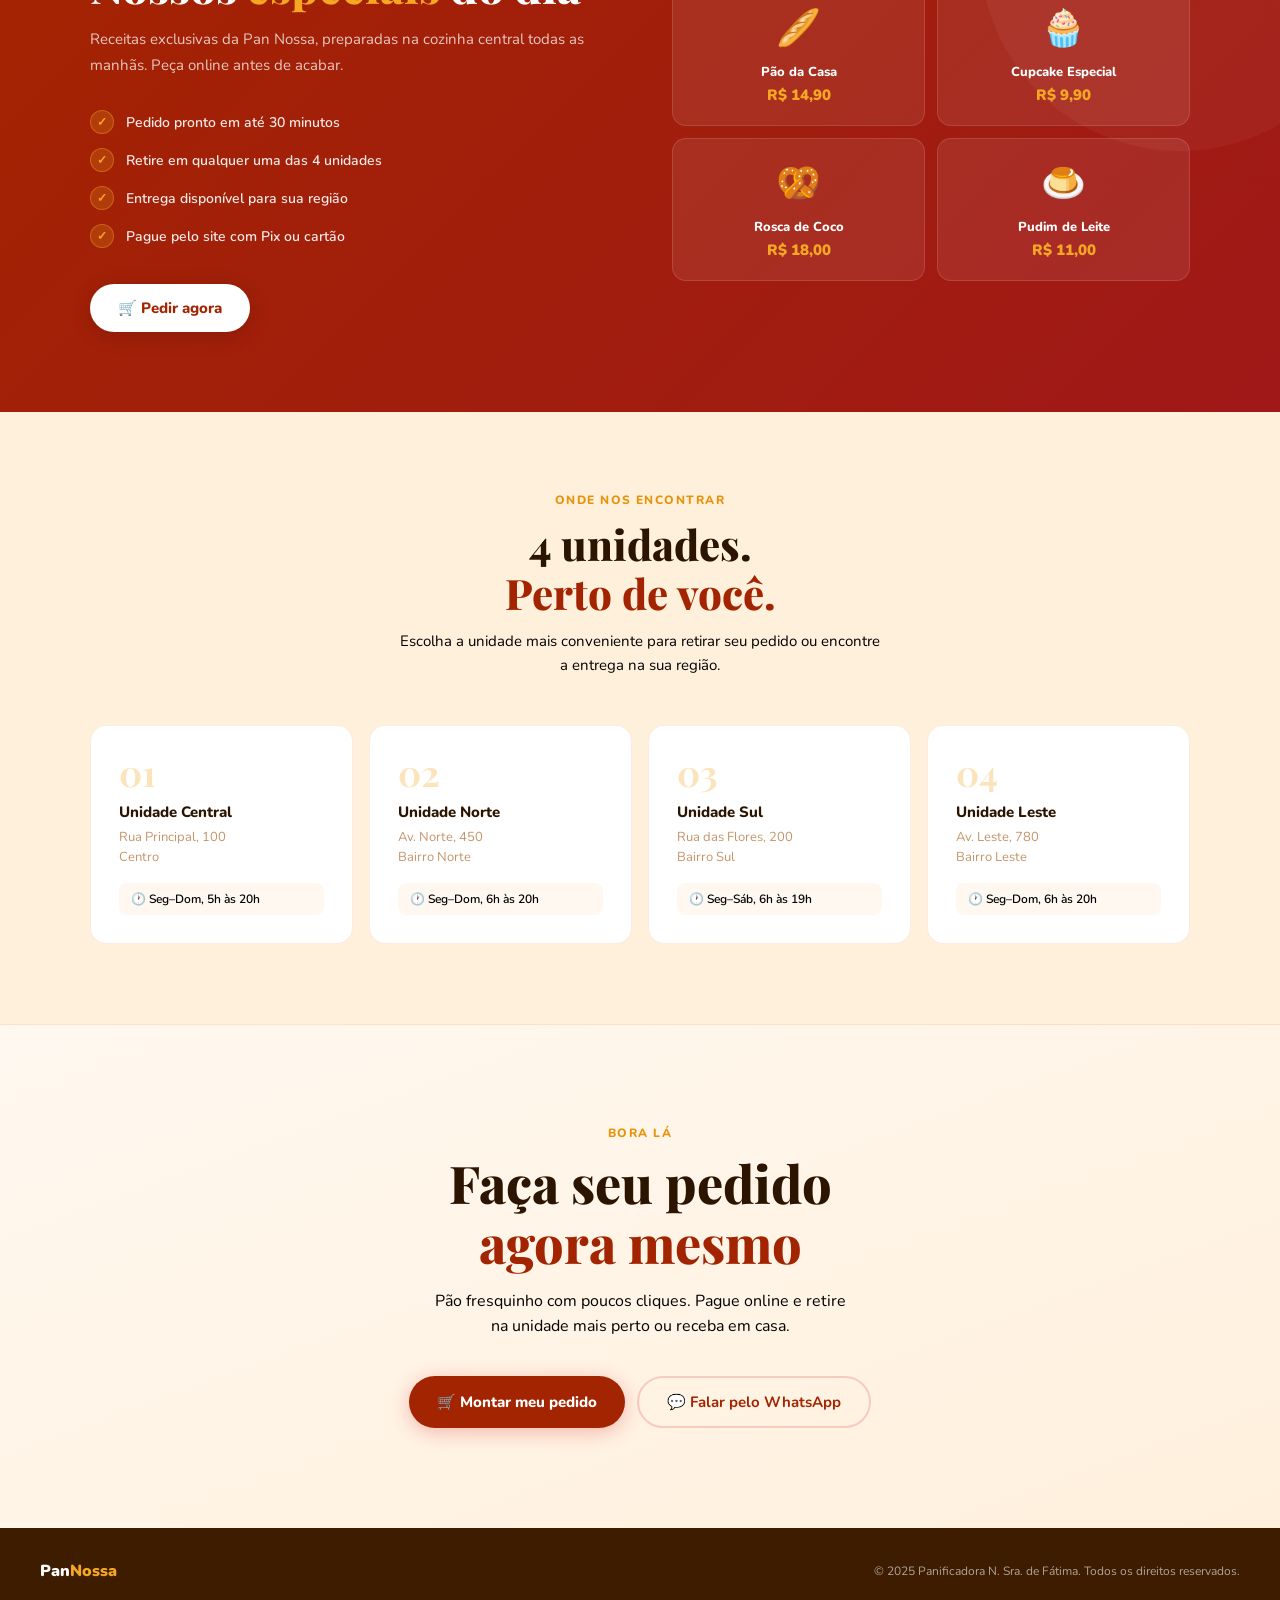
<file: pannossa.html>
<!DOCTYPE html>
<html lang="pt-BR">
<head>
<meta charset="UTF-8">
<meta name="viewport" content="width=device-width, initial-scale=1.0">
<title>Pan Nossa — Panificadora N. Sra. de Fátima</title>
<link rel="preconnect" href="https://fonts.googleapis.com">
<link rel="stylesheet" href="https://fonts.googleapis.com/css2?family=Nunito:wght@400;500;600;700;800;900&family=Playfair+Display:ital,wght@0,700;0,800;1,700&display=swap">
<link rel="stylesheet" href="stylepan.css">
<link href="https://fonts.googleapis.com/css2?family=Space+Mono:wght@700&display=swap" rel="stylesheet">
<link rel="shortcut icon" href="images/logo-pannossa.png" type="image/x-icon">
</head>
<body>

<!-- NAV -->
<nav>
  <div class="nav-logo">
    <div class="nav-logo-mark">
  <img src="images/logo-pannossa.png" alt="Pan Nossa" style="width:40px; height:40px; object-fit:contain;">
</div>
    <div class="nav-logo-text">
      <span>Pan Nossa</span>
      <em>Panificadora N. Sra. de Fátima</em>
    </div>
  </div>
  <div class="nav-links">
    <a href="#categorias">Cardápio</a>
    <a href="#destaque">Especiais</a>
    <a href="#unidades">Unidades</a>
    <a href="#pedido" class="nav-btn">Fazer pedido →</a>
  </div>
</nav>

<!-- HERO -->
<section class="hero">
  <div class="hero-blob1"></div>
  <div class="hero-blob2"></div>
  <div class="hero-inner">
    <div>
      <div class="hero-tag">Feito com amor desde sempre</div>
      <h1>O pão de cada dia,<br><span>do jeito que você</span><br>merece.</h1>
      <p class="hero-sub">Pães, bolos e salgados fresquinhos, feitos na hora. Peça online e retire na unidade mais perto de você — ou receba em casa.</p>
      <div class="hero-actions">
        <a href="#pedido" class="btn-red">🛒 Fazer pedido</a>
        <a href="#categorias" class="btn-amber">Ver cardápio</a>
      </div>
      <div class="hero-badges">
        <div class="hero-badge"><div class="hero-badge-dot"></div>4 unidades</div>
        <div class="hero-badge"><div class="hero-badge-dot"></div>Entrega e retirada</div>
        <div class="hero-badge"><div class="hero-badge-dot"></div>Pague online</div>
      </div>
    </div>
    <div class="hero-visual">
      <div class="hero-card-float float1">
        <div class="float-icon">🎉</div>
        <div class="float-text">Pedido confirmado!<small>Pronto em ~20 min</small></div>
      </div>
      <div class="hero-card-main">
        <div class="card-header">
          <div class="card-header-title">Seu pedido</div>
          <div class="card-status">Ao vivo</div>
        </div>
        <div class="card-items">
          <div class="card-item">
            <div class="card-item-img" style="background:#FFF3E0;">🥐</div>
            <div><div class="card-item-name">Croissant de Queijo</div><div class="card-item-desc">Quentinho, recém-saído do forno</div></div>
            <div class="card-item-price">R$ 8</div>
          </div>
          <div class="card-item">
            <div class="card-item-img" style="background:#FFF0F0;">🎂</div>
            <div><div class="card-item-name">Bolo de Cenoura</div><div class="card-item-desc">Fatia generosa com cobertura</div></div>
            <div class="card-item-price">R$ 12</div>
          </div>
          <div class="card-item">
            <div class="card-item-img" style="background:#F0FFF4;">☕</div>
            <div><div class="card-item-name">Café com Leite</div><div class="card-item-desc">Copo grande, cremoso</div></div>
            <div class="card-item-price">R$ 7</div>
          </div>
        </div>
        <div class="card-total">
          <div class="card-total-label">Total do pedido</div>
          <div class="card-total-value">R$ 27,00</div>
        </div>
      </div>
      <div class="hero-card-float float2">
        <div class="float-icon">📍</div>
        <div class="float-text">Retirar na Unidade 2<small>Av. Principal, 450</small></div>
      </div>
    </div>
  </div>
</section>

<!-- CATEGORIAS -->
<section id="categorias" class="categorias">
  <div style="max-width:1100px;margin:0 auto;">
    <div class="section-center">
      <div class="section-eyebrow">Cardápio completo</div>
      <h2 class="section-title">Escolha o que você<br><span>mais ama</span></h2>
      <p class="section-sub">Produtos frescos feitos todo dia na nossa cozinha central. Do pão mais simples ao bolo mais especial.</p>
    </div>
    <div class="cats-grid">
      <div class="cat-card">
        <span class="cat-icon">🍞</span>
        <div class="cat-name">Pães</div>
        <div class="cat-count">18 produtos</div>
      </div>
      <div class="cat-card">
        <span class="cat-icon">🥐</span>
        <div class="cat-name">Salgados</div>
        <div class="cat-count">24 produtos</div>
      </div>
      <div class="cat-card">
        <span class="cat-icon">🎂</span>
        <div class="cat-name">Bolos</div>
        <div class="cat-count">12 produtos</div>
      </div>
      <div class="cat-card">
        <span class="cat-icon">🍰</span>
        <div class="cat-name">Doces</div>
        <div class="cat-count">16 produtos</div>
      </div>
      <div class="cat-card">
        <span class="cat-icon">☕</span>
        <div class="cat-name">Bebidas</div>
        <div class="cat-count">8 produtos</div>
      </div>
      <div class="cat-card">
        <span class="cat-icon">🎁</span>
        <div class="cat-name">Cestas</div>
        <div class="cat-count">6 opções</div>
      </div>
    </div>
  </div>
</section>

<!-- DESTAQUE -->
<section id="destaque" class="destaque">
  <div class="destaque-inner">
    <div>
      <div class="section-eyebrow" style="color:var(--amber);">Feitos com carinho</div>
      <h2>Nossos <span>especiais</span> do dia</h2>
      <p>Receitas exclusivas da Pan Nossa, preparadas na cozinha central todas as manhãs. Peça online antes de acabar.</p>
      <div class="destaque-features">
        <div class="destaque-feat"><div class="feat-check">✓</div>Pedido pronto em até 30 minutos</div>
        <div class="destaque-feat"><div class="feat-check">✓</div>Retire em qualquer uma das 4 unidades</div>
        <div class="destaque-feat"><div class="feat-check">✓</div>Entrega disponível para sua região</div>
        <div class="destaque-feat"><div class="feat-check">✓</div>Pague pelo site com Pix ou cartão</div>
      </div>
      <a href="#pedido" class="btn-white">🛒 Pedir agora</a>
    </div>
    <div class="destaque-visual">
      <div class="destaquecard">
        <span class="destaquecard-icon">🥖</span>
        <div class="destaquecard-name">Pão da Casa</div>
        <div class="destaquecard-price">R$ 14,90</div>
      </div>
      <div class="destaquecard">
        <span class="destaquecard-icon">🧁</span>
        <div class="destaquecard-name">Cupcake Especial</div>
        <div class="destaquecard-price">R$ 9,90</div>
      </div>
      <div class="destaquecard">
        <span class="destaquecard-icon">🥨</span>
        <div class="destaquecard-name">Rosca de Coco</div>
        <div class="destaquecard-price">R$ 18,00</div>
      </div>
      <div class="destaquecard">
        <span class="destaquecard-icon">🍮</span>
        <div class="destaquecard-name">Pudim de Leite</div>
        <div class="destaquecard-price">R$ 11,00</div>
      </div>
    </div>
  </div>
</section>

<!-- UNIDADES -->
<section id="unidades" class="unidades">
  <div class="unidades-inner">
    <div class="section-center">
      <div class="section-eyebrow">Onde nos encontrar</div>
      <h2 class="section-title">4 unidades.<br><span>Perto de você.</span></h2>
      <p class="section-sub">Escolha a unidade mais conveniente para retirar seu pedido ou encontre a entrega na sua região.</p>
    </div>
    <div class="unidades-grid">
      <div class="unidade-card">
        <div class="unidade-num">01</div>
        <div class="unidade-name">Unidade Central</div>
        <div class="unidade-addr">Rua Principal, 100<br>Centro</div>
        <div class="unidade-hours">🕐 Seg–Dom, 5h às 20h</div>
      </div>
      <div class="unidade-card">
        <div class="unidade-num">02</div>
        <div class="unidade-name">Unidade Norte</div>
        <div class="unidade-addr">Av. Norte, 450<br>Bairro Norte</div>
        <div class="unidade-hours">🕐 Seg–Dom, 6h às 20h</div>
      </div>
      <div class="unidade-card">
        <div class="unidade-num">03</div>
        <div class="unidade-name">Unidade Sul</div>
        <div class="unidade-addr">Rua das Flores, 200<br>Bairro Sul</div>
        <div class="unidade-hours">🕐 Seg–Sáb, 6h às 19h</div>
      </div>
      <div class="unidade-card">
        <div class="unidade-num">04</div>
        <div class="unidade-name">Unidade Leste</div>
        <div class="unidade-addr">Av. Leste, 780<br>Bairro Leste</div>
        <div class="unidade-hours">🕐 Seg–Dom, 6h às 20h</div>
      </div>
    </div>
  </div>
</section>

<!-- CTA FINAL -->
<section id="pedido" class="cta-final">
  <div class="section-eyebrow">Bora lá</div>
  <h2>Faça seu pedido<br><span>agora mesmo</span></h2>
  <p>Pão fresquinho com poucos cliques. Pague online e retire<br>na unidade mais perto ou receba em casa.</p>
  <div class="cta-actions">
    <a href="#" class="btn-red">🛒 Montar meu pedido</a>
    <a href="https://wa.me/" class="btn-amber">💬 Falar pelo WhatsApp</a>
  </div>
</section>

<!-- FOOTER -->
<footer>
  <div class="footer-logo">Pan<span>Nossa</span></div>
  <div class="footer-copy">© 2025 Panificadora N. Sra. de Fátima. Todos os direitos reservados.</div>
</footer>

<!-- PROTOTYPE BANNER -->
<div class="proto-banner">
  <div class="proto-text">⚡ <strong>PROTÓTIPO</strong> — Site institucional da Pan Nossa · Desenvolvido por 42.dev · Visual demonstrativo</div>
  <a href="index.html" class="proto-back">← Voltar para a proposta</a>
</div>

</body>
</html>
</file>
<file: style.css>
:root {
    --bg: #0C0A08;
    --bg2: #111008;
    --bg3: #16120A;
    --surface: #1C1710;
    --surface2: #231E14;
    --border: rgba(255,200,100,0.07);
    --border2: rgba(255,200,100,0.14);
    --text: #F0EBE0;
    --text2: #9A8E78;
    --text3: #5A5040;
    --accent: #F97316;
    --accent2: #EA6C00;
    --accent-dim: rgba(249,115,22,0.08);
    --accent-dim2: rgba(249,115,22,0.15);
    --green: #4ADE80;
    --green-dim: rgba(74,222,128,0.08);
    --amber: #FBBF24;
    --amber-dim: rgba(251,191,36,0.08);
    --mono: 'Space Mono', monospace;
    --sans: 'Syne', sans-serif;
  }
  * { box-sizing: border-box; margin: 0; padding: 0; }
  html { scroll-behavior: smooth; }
  body { background: var(--bg); color: var(--text); font-family: var(--sans); overflow-x: hidden; cursor: none; }

  .cursor { width: 8px; height: 8px; background: var(--accent); border-radius: 50%; position: fixed; pointer-events: none; z-index: 9999; mix-blend-mode: screen; }
  .cursor-ring { width: 32px; height: 32px; border: 1px solid rgba(249,115,22,0.5); border-radius: 50%; position: fixed; pointer-events: none; z-index: 9998; transition: all 0.15s ease; }

  body::before {
    content: ''; position: fixed; inset: 0;
    background-image: url("data:image/svg+xml,%3Csvg viewBox='0 0 256 256' xmlns='http://www.w3.org/2000/svg'%3E%3Cfilter id='noise'%3E%3CfeTurbulence type='fractalNoise' baseFrequency='0.9' numOctaves='4' stitchTiles='stitch'/%3E%3C/filter%3E%3Crect width='100%25' height='100%25' filter='url(%23noise)' opacity='0.04'/%3E%3C/svg%3E");
    pointer-events: none; z-index: 1; opacity: 0.35;
  }
  body::after {
    content: ''; position: fixed; inset: 0;
    background-image: linear-gradient(rgba(249,115,22,0.025) 1px, transparent 1px), linear-gradient(90deg, rgba(249,115,22,0.025) 1px, transparent 1px);
    background-size: 60px 60px; pointer-events: none; z-index: 0;
  }
  .container { max-width: 1100px; margin: 0 auto; padding: 0 32px; position: relative; z-index: 2; }

  /* NAV */
  nav { position: fixed; top: 0; left: 0; right: 0; z-index: 100; padding: 20px 0; background: linear-gradient(to bottom, rgba(12,10,8,0.96), transparent); backdrop-filter: blur(12px); }
  .nav-inner { max-width: 1350px; margin: 0 auto; padding: 0 32px; display: flex; align-items: center; justify-content: space-between; }
  .logo { font-family: var(--mono); font-size: 18px; font-weight: 700; color: var(--accent); letter-spacing: -0.5px; }
  .logo span { color: var(--text2); }
  .nav-links { display: flex; gap: 32px; align-items: center; }
  .nav-links a { font-size: 13px; font-weight: 500; color: var(--text2); text-decoration: none; letter-spacing: 0.05em; text-transform: uppercase; transition: color 0.2s; }
  .nav-links a:hover { color: var(--accent); }
  .nav-preview {
    font-family: var(--mono); font-size: 11px; font-weight: 700;
    color: var(--accent); border: 1px solid rgba(249,115,22,0.3);
    padding: 6px 14px; border-radius: 4px; text-decoration: none;
    transition: all 0.2s; display: flex; align-items: center; gap: 6px;
  }
  .nav-preview:hover { background: var(--accent-dim2); }
  .nav-preview::before { content: '↗'; }

  /* HERO */
  .hero { min-height: 100vh; display: flex; align-items: center; padding: 120px 0 80px; position: relative; overflow: hidden; }
  .hero-glow { position: absolute; width: 700px; height: 700px; background: radial-gradient(circle, rgba(249,115,22,0.07) 0%, transparent 70%); top: 50%; left: 50%; transform: translate(-50%, -60%); pointer-events: none; }
  .hero-tag { font-family: var(--mono); font-size: 11px; color: var(--accent); letter-spacing: 0.15em; text-transform: uppercase; margin-bottom: 24px; display: flex; align-items: center; gap: 10px; }
  .hero-tag::before { content: ''; display: block; width: 24px; height: 1px; background: var(--accent); }
  .hero h1 { font-size: clamp(48px, 7vw, 88px); font-weight: 800; line-height: 1.0; letter-spacing: -2px; margin-bottom: 24px; }
  .hero h1 em { font-style: normal; color: transparent; -webkit-text-stroke: 1px rgba(249,115,22,0.5); }
  .hero h1 .accent { color: var(--accent); }
  .hero-desc { font-size: 18px; color: var(--text2); line-height: 1.6; max-width: 540px; margin-bottom: 48px; font-weight: 400; }
  .hero-actions { display: flex; gap: 16px; flex-wrap: wrap; }
  .btn-primary { background: var(--accent); color: #fff; padding: 14px 28px; border-radius: 4px; font-family: var(--sans); font-size: 14px; font-weight: 700; text-decoration: none; letter-spacing: 0.02em; transition: all 0.2s; display: inline-flex; align-items: center; gap: 8px; border: none; cursor: none; }
  .btn-primary:hover { background: var(--accent2); transform: translateY(-1px); }
  .btn-outline { background: transparent; color: var(--text2); padding: 14px 28px; border-radius: 4px; font-family: var(--sans); font-size: 14px; font-weight: 600; text-decoration: none; letter-spacing: 0.02em; transition: all 0.2s; display: inline-flex; align-items: center; gap: 8px; border: 1px solid var(--border2); cursor: none; }
  .btn-outline:hover { border-color: var(--accent); color: var(--accent); }
  .hero-stats { display: flex; gap: 48px; margin-top: 72px; padding-top: 48px; border-top: 1px solid var(--border); flex-wrap: wrap; }
  .stat-num { font-family: var(--mono); font-size: 32px; font-weight: 700; color: var(--accent); line-height: 1; margin-bottom: 4px; }
  .stat-label { font-size: 13px; color: var(--text3); letter-spacing: 0.05em; }

  /* PREVIEW SITE CARD */
  .preview-card {
    background: var(--surface); border: 1px solid var(--border2);
    border-radius: 12px; overflow: hidden;
    margin-top: 80px; position: relative; z-index: 2;
    margin-bottom: 80px;
  }
  .preview-topbar {
    background: var(--surface2); border-bottom: 1px solid var(--border);
    padding: 12px 16px; display: flex; align-items: center; gap: 10px;
  }
  .preview-dots { display: flex; gap: 6px; }
  .preview-dot { width: 10px; height: 10px; border-radius: 50%; }
  .preview-url {
    flex: 1; background: var(--surface); border: 1px solid var(--border);
    border-radius: 4px; padding: 5px 12px;
    font-family: var(--mono); font-size: 11px; color: var(--text3);
    display: flex; align-items: center; gap: 8px;
  }
  .preview-url::before { content: '🔒'; font-size: 10px; }
  .preview-open {
    font-family: var(--mono); font-size: 11px; font-weight: 700;
    color: var(--accent); text-decoration: none; padding: 5px 12px;
    border: 1px solid rgba(249,115,22,0.3); border-radius: 4px;
    transition: all 0.2s; white-space: nowrap;
  }
  .preview-open:hover { background: var(--accent-dim2); }
  .preview-body { padding: 0; height: 320px; overflow: hidden; position: relative; }
  .preview-body iframe {
    position: absolute;
    top: 0;
    left: 50%;
    width: 1100px;
    height: 620px;
    border: none;
    transform: scale(0.53) translateX(-50%);
    transform-origin: top left;
    pointer-events: none;
  }
  .preview-overlay {
    position: absolute; bottom: 0; left: 0; right: 0;
    background: linear-gradient(to top, var(--surface) 0%, transparent 100%);
    height: 120px; display: flex; align-items: flex-end; justify-content: center; padding: 20px;
  }

  /* SECTION COMMONS */
  section { padding: 100px 0; position: relative; z-index: 2; }
  .section-tag { font-family: var(--mono); font-size: 11px; color: var(--accent); letter-spacing: 0.15em; text-transform: uppercase; margin-bottom: 16px; display: flex; align-items: center; gap: 10px; }
  .section-tag::before { content: '//'; opacity: 0.5; }
  .section-title { font-size: clamp(32px, 4vw, 52px); font-weight: 800; letter-spacing: -1.5px; line-height: 1.05; margin-bottom: 16px; }
  .section-sub { font-size: 16px; color: var(--text2); line-height: 1.6; max-width: 560px; margin-bottom: 64px; }

  /* PROBLEMA */
  .problema { background: var(--bg2); border-top: 1px solid var(--border); border-bottom: 1px solid var(--border); }
  .problema-grid { display: grid; grid-template-columns: repeat(2, 1fr); gap: 1px; background: var(--border); border: 1px solid var(--border); border-radius: 8px; overflow: hidden; }
  .problema-item { background: var(--bg2); padding: 32px; transition: background 0.2s; }
  .problema-item:hover { background: var(--surface); }
  .problema-icon { font-size: 24px; margin-bottom: 16px; display: block; }
  .problema-title { font-size: 15px; font-weight: 700; margin-bottom: 8px; color: var(--text); }
  .problema-desc { font-size: 13px; color: var(--text2); line-height: 1.6; }

  /* MÓDULOS */
  .modulos-grid { display: grid; grid-template-columns: repeat(auto-fit, minmax(300px, 1fr)); gap: 16px; }
  .modulo-card { background: var(--surface); border: 1px solid var(--border); border-radius: 8px; padding: 28px; position: relative; overflow: hidden; transition: all 0.3s; }
  .modulo-card::before { content: ''; position: absolute; top: 0; left: 0; right: 0; height: 1px; background: linear-gradient(90deg, transparent, var(--accent), transparent); opacity: 0; transition: opacity 0.3s; }
  .modulo-card:hover { border-color: rgba(249,115,22,0.25); transform: translateY(-2px); }
  .modulo-card:hover::before { opacity: 1; }
  .modulo-num { font-family: var(--mono); font-size: 11px; color: var(--text3); margin-bottom: 16px; }
  .modulo-icon { font-size: 28px; margin-bottom: 14px; display: block; }
  .modulo-name { font-size: 16px; font-weight: 700; margin-bottom: 8px; }
  .modulo-desc { font-size: 13px; color: var(--text2); line-height: 1.6; margin-bottom: 16px; }
  .modulo-tags { display: flex; flex-wrap: wrap; gap: 6px; }
  .modulo-tag { font-family: var(--mono); font-size: 10px; padding: 3px 8px; border-radius: 3px; background: var(--accent-dim); color: var(--accent); border: 1px solid rgba(249,115,22,0.15); }
  .badge-nucleo { display: inline-block; font-family: var(--mono); font-size: 9px; padding: 2px 8px; border-radius: 3px; background: var(--accent-dim2); color: var(--accent); border: 1px solid rgba(249,115,22,0.25); letter-spacing: 0.08em; text-transform: uppercase; margin-bottom: 12px; }
  .badge-opt { display: inline-block; font-family: var(--mono); font-size: 9px; padding: 2px 8px; border-radius: 3px; background: var(--amber-dim); color: var(--amber); border: 1px solid rgba(251,191,36,0.25); letter-spacing: 0.08em; text-transform: uppercase; margin-bottom: 12px; }

  /* FLUXO */
  .fluxo { background: var(--bg2); border-top: 1px solid var(--border); border-bottom: 1px solid var(--border); }
  .fluxo-steps { display: flex; flex-direction: column; gap: 0; position: relative; }
  .fluxo-steps::before { content: ''; position: absolute; left: 23px; top: 0; bottom: 0; width: 1px; background: linear-gradient(to bottom, var(--accent), transparent); opacity: 0.3; }
  .fluxo-step { display: flex; gap: 24px; padding: 28px 0; border-bottom: 1px solid var(--border); }
  .fluxo-step:last-child { border-bottom: none; }
  .step-num { width: 48px; height: 48px; border-radius: 50%; border: 1px solid var(--border2); display: flex; align-items: center; justify-content: center; font-family: var(--mono); font-size: 13px; font-weight: 700; color: var(--accent); flex-shrink: 0; background: var(--bg2); position: relative; z-index: 1; transition: all 0.2s; }
  .fluxo-step:hover .step-num { background: var(--accent); color: #fff; border-color: var(--accent); }
  .step-content { opacity: 0.8; transition: opacity 0.2s; }
  .fluxo-step:hover .step-content { opacity: 1; }
  .step-title { font-size: 16px; font-weight: 700; margin-bottom: 6px; }
  .step-desc { font-size: 13px; color: var(--text2); line-height: 1.6; margin-bottom: 10px; }
  .step-chips { display: flex; flex-wrap: wrap; gap: 6px; }
  .step-chip { font-family: var(--mono); font-size: 10px; padding: 2px 8px; border-radius: 3px; background: var(--surface); color: var(--text3); border: 1px solid var(--border); }

  /* STACK */
  .stack-grid { display: grid; grid-template-columns: repeat(auto-fit, minmax(180px, 1fr)); gap: 12px; }
  .stack-item { background: var(--surface); border: 1px solid var(--border); border-radius: 8px; padding: 20px; text-align: center; transition: all 0.2s; }
  .stack-item:hover { border-color: rgba(249,115,22,0.25); background: var(--surface2); }
  .stack-name { font-size: 14px; font-weight: 700; margin-bottom: 4px; }
  .stack-role { font-size: 12px; color: var(--text3); }
  .stack-icon { font-size: 28px; margin-bottom: 12px; display: block; }

  /* PRECOS */
  .precos { background: var(--bg2); border-top: 1px solid var(--border); border-bottom: 1px solid var(--border); }
  .precos-grid { display: grid; grid-template-columns: repeat(auto-fit, minmax(280px, 1fr)); gap: 16px; }
  .preco-card { background: var(--surface); border: 1px solid var(--border); border-radius: 8px; padding: 32px; position: relative; overflow: hidden; transition: all 0.3s; }
  .preco-card.destaque { border-color: rgba(249,115,22,0.35); background: linear-gradient(135deg, var(--surface2), var(--surface)); }
  .preco-card.destaque::after { content: 'RECOMENDADO'; position: absolute; top: 16px; right: -24px; background: var(--accent); color: #fff; font-family: var(--mono); font-size: 9px; font-weight: 700; letter-spacing: 0.1em; padding: 4px 32px; transform: rotate(45deg); }
  .preco-card:hover { transform: translateY(-3px); }
  .preco-nome { font-size: 13px; font-weight: 700; color: var(--text2); letter-spacing: 0.08em; text-transform: uppercase; margin-bottom: 16px; }
  .preco-valor { font-family: var(--mono); font-size: 40px; font-weight: 700; color: var(--text); line-height: 1; margin-bottom: 4px; }
  .preco-card.destaque .preco-valor { color: var(--accent); }
  .preco-periodo { font-size: 13px; color: var(--text3); margin-bottom: 24px; }
  .preco-divider { height: 1px; background: var(--border); margin-bottom: 24px; }
  .preco-items { display: flex; flex-direction: column; gap: 12px; margin-bottom: 28px; }
  .preco-item { display: flex; align-items: flex-start; gap: 10px; font-size: 13px; color: var(--text2); line-height: 1.4; }
  .preco-item-dot { width: 16px; height: 16px; border-radius: 50%; background: var(--green-dim); border: 1px solid rgba(74,222,128,0.2); display: flex; align-items: center; justify-content: center; flex-shrink: 0; margin-top: 1px; }
  .preco-item-dot::after { content: '✓'; font-size: 9px; color: var(--green); }
  .mens-note { font-family: var(--mono); font-size: 11px; color: var(--text3); border-top: 1px solid var(--border); padding-top: 16px; }
  .mens-note span { color: var(--accent); }

  /* CRONOGRAMA */
  .cronograma-grid { display: grid; grid-template-columns: repeat(5, 1fr); gap: 8px; }
  .crono-fase { background: var(--surface); border: 1px solid var(--border); border-radius: 8px; padding: 20px 16px; text-align: center; transition: all 0.2s; }
  .crono-fase:hover { border-color: rgba(249,115,22,0.25); }
  .crono-num { font-family: var(--mono); font-size: 28px; font-weight: 700; color: var(--accent); opacity: 0.3; line-height: 1; margin-bottom: 12px; }
  .crono-title { font-size: 12px; font-weight: 700; margin-bottom: 6px; }
  .crono-semanas { font-family: var(--mono); font-size: 10px; color: var(--accent); margin-bottom: 8px; }
  .crono-desc { font-size: 11px; color: var(--text3); line-height: 1.5; }

  /* CTA */
  .cta-section { text-align: center; padding: 120px 0; position: relative; z-index: 2; overflow: hidden; }
  .cta-glow { position: absolute; width: 400px; height: 400px; background: radial-gradient(circle, rgba(249,115,22,0.06) 0%, transparent 70%); top: 50%; left: 50%; transform: translate(-50%, -50%); pointer-events: none; }
  .cta-section h2 { font-size: clamp(36px, 5vw, 64px); font-weight: 800; letter-spacing: -2px; margin-bottom: 20px; line-height: 1.0; }
  .cta-section p { font-size: 16px; color: var(--text2); margin-bottom: 48px; line-height: 1.6; }
  .cta-actions { display: flex; gap: 16px; justify-content: center; flex-wrap: wrap; }

  footer { border-top: 1px solid var(--border); padding: 32px 0; position: relative; z-index: 2; }
  .footer-inner { display: flex; align-items: center; justify-content: space-between; flex-wrap: wrap; gap: 16px; }
  .footer-copy { font-family: var(--mono); font-size: 12px; color: var(--text3); }
  .footer-badge { font-family: var(--mono); font-size: 11px; color: var(--text3); border: 1px solid var(--border); padding: 6px 14px; border-radius: 4px; }
  .footer-badge span { color: var(--green); }

  .reveal { opacity: 0; transform: translateY(24px); transition: opacity 0.6s ease, transform 0.6s ease; }
  .reveal.visible { opacity: 1; transform: translateY(0); }

  @media (max-width: 768px) {
    .cronograma-grid { grid-template-columns: 1fr 1fr; }
    .nav-links { display: none; }
    .problema-grid { grid-template-columns: 1fr; }
    .container { padding: 0 20px; }
  }
</file>
<file: stylepan.css>
:root {
    --red: #a32400;
    --red2: #d65d3c;
    --amber: #F5A623;
    --amber2: #E8920A;
    --cream: #FFF8F0;
    --cream2: #FFF0DC;
    --brown: #3D1C00;
    --brown2: #6B3200;
    --text: #2C1500;
    --text2: #000000;
    --text3: #C4956A;
    --border: rgba(213,100,30,0.12);
    --serif: 'Playfair Display', serif;
    --sans: 'Nunito', sans-serif;
  }
  * { box-sizing: border-box; margin: 0; padding: 0; }
  html { scroll-behavior: smooth; }
  body { font-family: var(--sans); background: var(--cream); color: var(--text); overflow-x: hidden; }

  /* NAV */
  nav {
    position: fixed; top: 0; left: 0; right: 0; z-index: 100;
    background: rgba(255,248,240,0.95);
    backdrop-filter: blur(12px);
    border-bottom: 1px solid var(--border);
    padding: 0 40px;
    height: 68px;
    display: flex; align-items: center; justify-content: space-between;
  }
  .nav-logo { display: flex; align-items: center; gap: 12px; }
  .nav-logo-mark {
  width: 40px;
  height: 40px;
  display: flex;
  align-items: center;
  justify-content: center;
}
  .nav-logo-text { font-family: var(--sans); font-weight: 900; font-size: 18px; line-height: 1.1; }
  .nav-logo-text span { color: var(--amber2); display: block; }
  .nav-logo-text em { color: var(--red); font-style: normal; font-size: 14px; }
  .nav-links { display: flex; gap: 28px; align-items: center; }
  .nav-links a { font-size: 14px; font-weight: 600; color: var(--text2); text-decoration: none; transition: color 0.2s; }
  .nav-links a:hover { color: var(--red); }
  .nav-btn {
    background: var(--red); color: #fff;
    padding: 10px 20px; border-radius: 99px;
    font-size: 13px; font-weight: 700;
    text-decoration: none; transition: all 0.2s;
    white-space: nowrap;
  }
  .nav-btn:hover { background: var(--red2); transform: translateY(-1px); }

  /* HERO */
  .hero {
    min-height: 100vh;
    background: linear-gradient(160deg, var(--cream) 0%, var(--cream2) 60%, #FFE5C0 100%);
    display: flex; align-items: center;
    padding: 100px 40px 60px;
    position: relative;
    overflow: hidden;
  }
  .hero-blob1 {
    position: absolute; top: -100px; right: -100px;
    width: 500px; height: 500px;
    background: radial-gradient(circle, rgba(213,43,43,0.08) 0%, transparent 70%);
    border-radius: 50%;
  }
  .hero-blob2 {
    position: absolute; bottom: -80px; left: -80px;
    width: 400px; height: 400px;
    background: radial-gradient(circle, rgba(245,166,35,0.1) 0%, transparent 70%);
    border-radius: 50%;
  }
  .hero-inner {
    max-width: 1100px; margin: 0 auto; width: 100%;
    display: grid; grid-template-columns: 1fr 1fr; gap: 64px; align-items: center;
    position: relative; z-index: 2;
  }
  .hero-tag {
    display: inline-flex; align-items: center; gap: 8px;
    background: var(--cream2); border: 1px solid rgba(245,166,35,0.3);
    border-radius: 99px; padding: 6px 14px;
    font-size: 12px; font-weight: 700; color: var(--amber2);
    letter-spacing: 0.05em; text-transform: uppercase;
    margin-bottom: 20px;
  }
  .hero-tag::before { content: '🌟'; }
  .hero h1 {
    font-family: var(--serif);
    font-size: clamp(40px, 5vw, 62px);
    font-weight: 800;
    line-height: 1.1;
    color: var(--text);
    margin-bottom: 20px;
  }
  .hero h1 span { color: var(--red); }
  .hero-sub {
    font-size: 16px; color: var(--text2); line-height: 1.7;
    margin-bottom: 36px; max-width: 440px;
  }
  .hero-actions { display: flex; gap: 12px; flex-wrap: wrap; margin-bottom: 48px; }
  .btn-red {
    background: var(--red); color: #fff;
    padding: 14px 28px; border-radius: 99px;
    font-size: 15px; font-weight: 800;
    text-decoration: none; transition: all 0.2s;
    display: inline-flex; align-items: center; gap: 8px;
    box-shadow: 0 4px 20px rgba(212,43,43,0.3);
  }
  .btn-red:hover { background: var(--red2); transform: translateY(-2px); box-shadow: 0 8px 28px rgba(212,43,43,0.35); }
  .btn-amber {
    background: transparent; color: var(--red);
    padding: 14px 28px; border-radius: 99px;
    font-size: 15px; font-weight: 700;
    text-decoration: none; transition: all 0.2s;
    display: inline-flex; align-items: center; gap: 8px;
    border: 2px solid rgba(212,43,43,0.2);
  }
  .btn-amber:hover { border-color: var(--red); background: rgba(212,43,43,0.04); }
  .hero-badges { display: flex; gap: 20px; flex-wrap: wrap; }
  .hero-badge { display: flex; align-items: center; gap: 6px; font-size: 13px; color: var(--text2); font-weight: 600; }
  .hero-badge-dot { width: 8px; height: 8px; border-radius: 50%; background: var(--amber); }

  /* HERO VISUAL */
  .hero-visual { position: relative; }
  .hero-card-main {
    background: #fff;
    border-radius: 20px;
    padding: 24px;
    box-shadow: 0 20px 60px rgba(61,28,0,0.12);
    position: relative;
    z-index: 2;
  }
  .card-header { display: flex; align-items: center; justify-content: space-between; margin-bottom: 20px; }
  .card-header-title { font-size: 14px; font-weight: 800; color: var(--text); }
  .card-status {
    background: #E8F8EE; color: #1A7A3F;
    font-size: 11px; font-weight: 700;
    padding: 4px 10px; border-radius: 99px;
    display: flex; align-items: center; gap: 5px;
  }
  .card-status::before { content: '●'; font-size: 8px; }
  .card-items { display: flex; flex-direction: column; gap: 12px; margin-bottom: 20px; }
  .card-item { display: flex; align-items: center; gap: 12px; }
  .card-item-img {
    width: 48px; height: 48px; border-radius: 10px;
    display: flex; align-items: center; justify-content: center;
    font-size: 24px; flex-shrink: 0;
  }
  .card-item-name { font-size: 13px; font-weight: 700; }
  .card-item-desc { font-size: 11px; color: var(--text3); }
  .card-item-price { margin-left: auto; font-size: 14px; font-weight: 800; color: var(--red); }
  .card-total {
    background: var(--cream);
    border-radius: 12px;
    padding: 14px 16px;
    display: flex; justify-content: space-between; align-items: center;
  }
  .card-total-label { font-size: 13px; color: var(--text2); font-weight: 600; }
  .card-total-value { font-size: 18px; font-weight: 900; color: var(--text); }

  .hero-card-float {
    position: absolute;
    background: #fff;
    border-radius: 14px;
    padding: 14px 18px;
    box-shadow: 0 8px 32px rgba(61,28,0,0.12);
    display: flex; align-items: center; gap: 10px;
    font-size: 13px; font-weight: 700;
    z-index: 3;
  }
  .float1 { top: -20px; right: -20px; }
  .float2 { bottom: -20px; left: -20px; }
  .float-icon { font-size: 24px; }
  .float-text { color: var(--text); line-height: 1.3; }
  .float-text small { color: var(--text3); font-size: 11px; font-weight: 500; display: block; }

  /* CATEGORIAS */
  .categorias { padding: 80px 40px; }
  .section-center { text-align: center; margin-bottom: 48px; }
  .section-eyebrow {
    font-size: 12px; font-weight: 800; letter-spacing: 0.12em;
    text-transform: uppercase; color: var(--amber2); margin-bottom: 12px;
  }
  .section-title {
    font-family: var(--serif);
    font-size: clamp(28px, 4vw, 42px);
    font-weight: 800; color: var(--text); line-height: 1.15;
    margin-bottom: 12px;
  }
  .section-title span { color: var(--red); }
  .section-sub { font-size: 15px; color: var(--text2); line-height: 1.6; max-width: 480px; margin: 0 auto; }
  .cats-grid {
    max-width: 1100px; margin: 0 auto;
    display: grid; grid-template-columns: repeat(auto-fit, minmax(160px, 1fr)); gap: 16px;
  }
  .cat-card {
    background: #fff; border-radius: 16px;
    padding: 28px 20px; text-align: center;
    border: 1px solid var(--border);
    transition: all 0.25s; cursor: pointer;
  }
  .cat-card:hover { transform: translateY(-4px); box-shadow: 0 12px 32px rgba(61,28,0,0.1); border-color: var(--amber); }
  .cat-icon { font-size: 36px; margin-bottom: 12px; display: block; }
  .cat-name { font-size: 14px; font-weight: 800; color: var(--text); margin-bottom: 4px; }
  .cat-count { font-size: 12px; color: var(--text3); }

  /* DESTAQUE */
  .destaque {
    background: linear-gradient(135deg, var(--red) 0%, #A01818 100%);
    padding: 80px 40px;
    position: relative; overflow: hidden;
  }
  .destaque::before {
    content: '';
    position: absolute; top: -100px; right: -100px;
    width: 400px; height: 400px;
    background: rgba(255,255,255,0.04);
    border-radius: 50%;
  }
  .destaque-inner {
    max-width: 1100px; margin: 0 auto;
    display: grid; grid-template-columns: 1fr 1fr; gap: 64px; align-items: center;
    position: relative; z-index: 2;
  }
  .destaque h2 {
    font-family: var(--serif);
    font-size: clamp(30px, 4vw, 46px);
    font-weight: 800; color: #fff; line-height: 1.15; margin-bottom: 16px;
  }
  .destaque h2 span { color: var(--amber); }
  .destaque p { font-size: 15px; color: rgba(255,255,255,0.75); line-height: 1.7; margin-bottom: 32px; }
  .destaque-features { display: flex; flex-direction: column; gap: 14px; margin-bottom: 36px; }
  .destaque-feat { display: flex; align-items: center; gap: 12px; font-size: 14px; color: rgba(255,255,255,0.9); font-weight: 600; }
  .feat-check {
    width: 24px; height: 24px; border-radius: 50%;
    background: rgba(245,166,35,0.2); border: 1px solid rgba(245,166,35,0.4);
    display: flex; align-items: center; justify-content: center;
    font-size: 12px; color: var(--amber); flex-shrink: 0;
  }
  .btn-white {
    background: #fff; color: var(--red);
    padding: 14px 28px; border-radius: 99px;
    font-size: 15px; font-weight: 800;
    text-decoration: none; transition: all 0.2s;
    display: inline-flex; align-items: center; gap: 8px;
    box-shadow: 0 4px 20px rgba(0,0,0,0.15);
  }
  .btn-white:hover { transform: translateY(-2px); box-shadow: 0 8px 28px rgba(0,0,0,0.2); }
  .destaque-visual {
    display: grid; grid-template-columns: 1fr 1fr; gap: 12px;
  }
  .destaquecard {
    background: rgba(255,255,255,0.08);
    border: 1px solid rgba(255,255,255,0.12);
    border-radius: 14px; padding: 20px; text-align: center;
    transition: all 0.2s;
  }
  .destaquecard:hover { background: rgba(255,255,255,0.14); }
  .destaquecard-icon { font-size: 36px; margin-bottom: 10px; display: block; }
  .destaquecard-name { font-size: 13px; font-weight: 800; color: #fff; margin-bottom: 4px; }
  .destaquecard-price { font-size: 15px; font-weight: 900; color: var(--amber); }

  /* UNIDADES */
  .unidades { padding: 80px 40px; background: var(--cream2); }
  .unidades-inner { max-width: 1100px; margin: 0 auto; }
  .unidades-grid { display: grid; grid-template-columns: repeat(auto-fit, minmax(240px, 1fr)); gap: 16px; margin-top: 48px; }
  .unidade-card {
    background: #fff; border-radius: 16px; padding: 28px;
    border: 1px solid var(--border); transition: all 0.25s;
  }
  .unidade-card:hover { transform: translateY(-3px); box-shadow: 0 12px 32px rgba(61,28,0,0.1); }
  .unidade-num {
    font-family: var(--serif); font-size: 36px; font-weight: 700;
    color: var(--amber); opacity: 0.3; line-height: 1; margin-bottom: 12px;
  }
  .unidade-name { font-size: 15px; font-weight: 800; margin-bottom: 6px; }
  .unidade-addr { font-size: 13px; color: var(--text3); line-height: 1.5; margin-bottom: 16px; }
  .unidade-hours {
    display: flex; align-items: center; gap: 6px;
    font-size: 12px; color: var(--text2); font-weight: 600;
    background: var(--cream); padding: 8px 12px; border-radius: 8px;
  }

  /* CTA FINAL */
  .cta-final {
    background: linear-gradient(160deg, var(--cream) 0%, var(--cream2) 100%);
    padding: 100px 40px; text-align: center;
    border-top: 1px solid var(--border);
  }
  .cta-final h2 {
    font-family: var(--serif);
    font-size: clamp(32px, 5vw, 52px);
    font-weight: 800; color: var(--text); margin-bottom: 16px; line-height: 1.15;
  }
  .cta-final h2 span { color: var(--red); }
  .cta-final p { font-size: 16px; color: var(--text2); margin-bottom: 36px; line-height: 1.6; }
  .cta-actions { display: flex; gap: 12px; justify-content: center; flex-wrap: wrap; }

  /* FOOTER */
  footer {
    background: var(--brown); color: rgba(255,255,255,0.6);
    padding: 32px 40px;
    display: flex; align-items: center; justify-content: space-between; flex-wrap: wrap; gap: 16px;
  }
  .footer-logo { font-family: var(--sans); font-size: 16px; font-weight: 900; color: #fff; }
  .footer-logo span { color: var(--amber); }
  .footer-copy { font-size: 12px; }

  /* PROTOTYPE BANNER */
  .proto-banner {
    position: fixed; bottom: 0; left: 0; right: 0; z-index: 200;
    background: #1a1a1a;
    border-top: 2px solid #F97316;
    padding: 12px 24px;
    display: flex; align-items: center; justify-content: space-between; gap: 16px;
    flex-wrap: wrap;
  }
  .proto-text { font-family: 'Space Mono', monospace; font-size: 11px; color: rgba(255,255,255,0.6); }
  .proto-text strong { color: #F97316; }
  .proto-back {
    background: #F97316; color: #fff;
    font-family: 'Space Mono', monospace;
    font-size: 11px; font-weight: 700;
    padding: 8px 16px; border-radius: 4px;
    text-decoration: none; white-space: nowrap;
    transition: background 0.2s;
  }
  .proto-back:hover { background: #EA6C00; }

  @media (max-width: 768px) {
    .hero-inner, .destaque-inner { grid-template-columns: 1fr; }
    .hero-visual { display: none; }
    nav { padding: 0 20px; }
    .nav-links { display: none; }
    .categorias, .destaque, .unidades, .cta-final { padding: 60px 20px; }
    body { padding-bottom: 80px; }
  }
</file>
